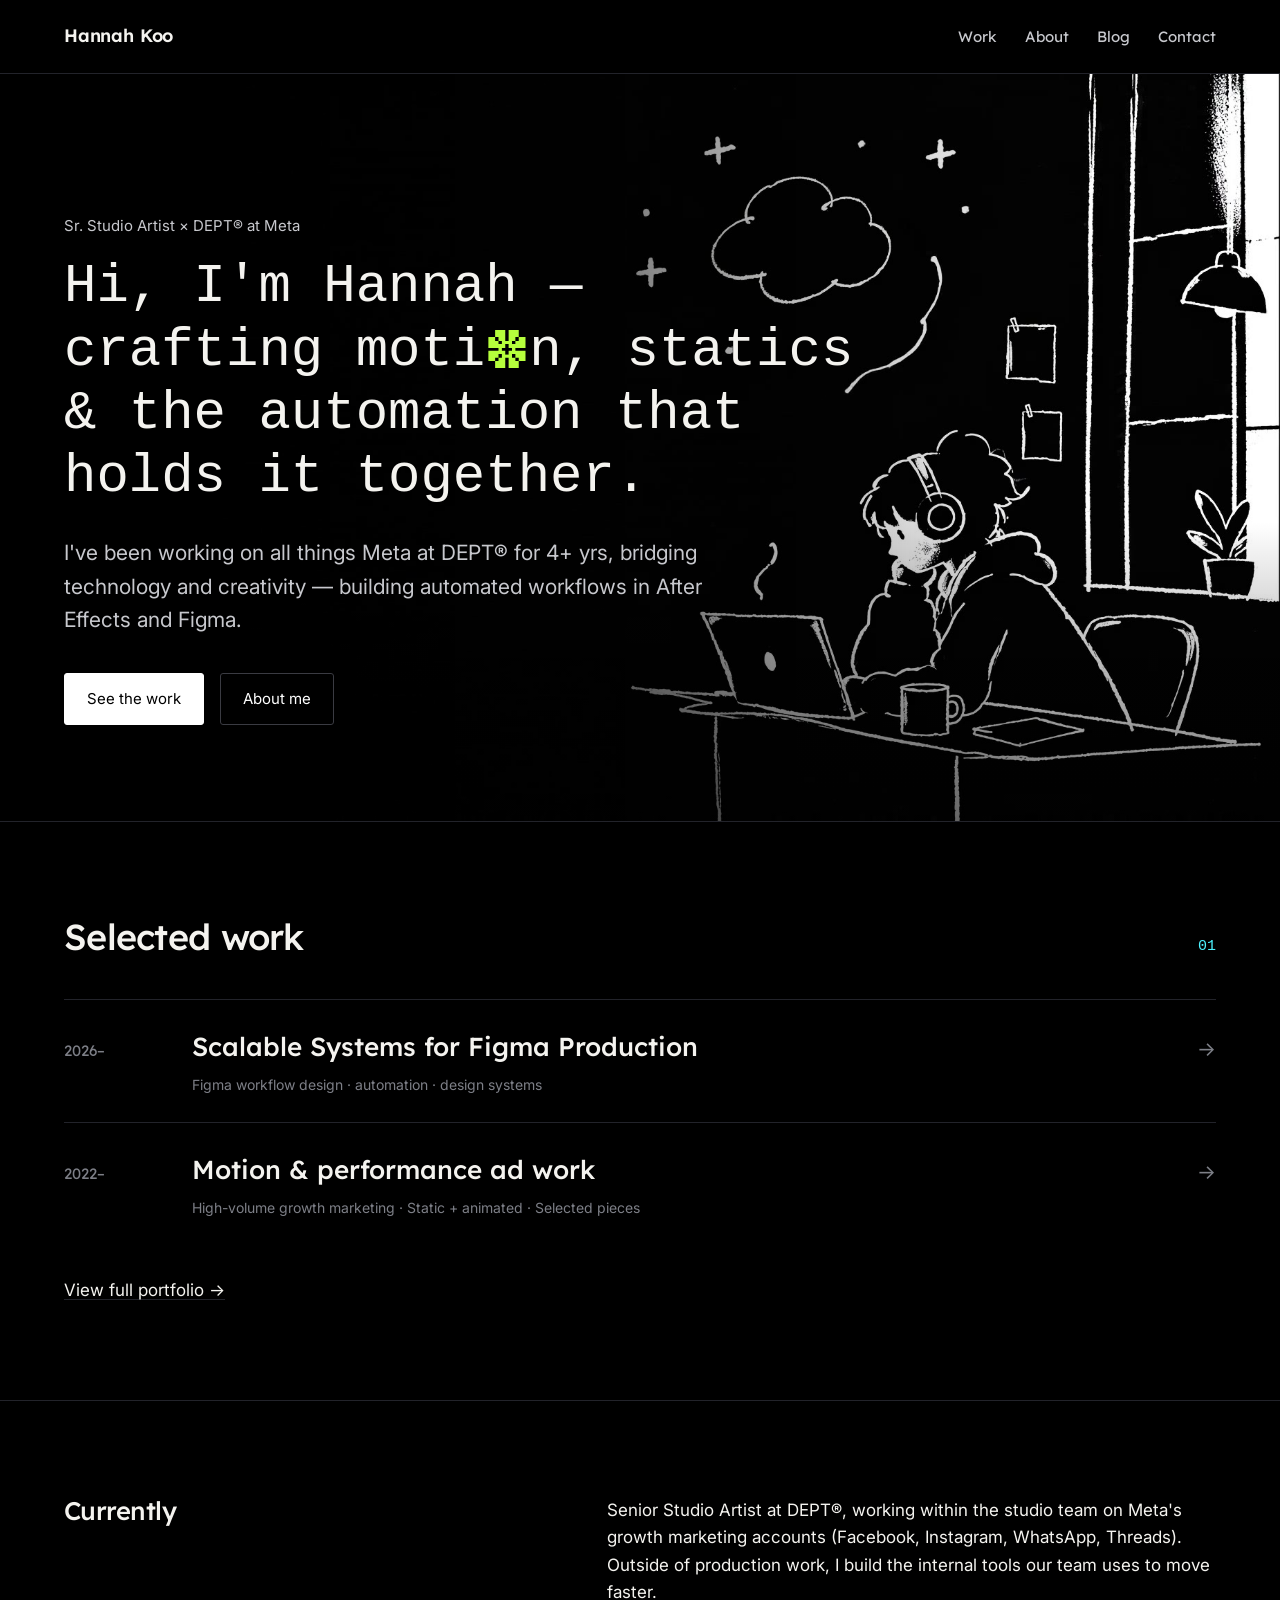
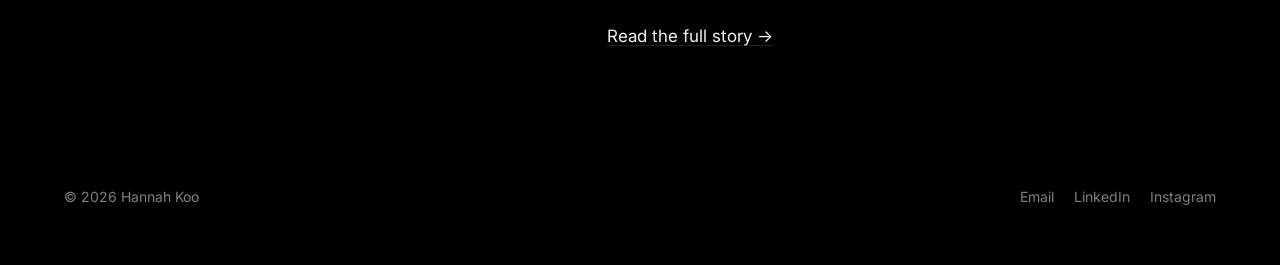
<file: index.html>
<!DOCTYPE html>
<html lang="en" class="force-dark">
<head>
<meta charset="UTF-8">
<meta name="viewport" content="width=device-width, initial-scale=1.0">
<title>Hannah Koo — Digital &amp; Motion Design</title>
<meta name="description" content="Hannah Koo is a UX and motion designer who builds the tools her team ends up depending on.">
<link rel="preconnect" href="https://fonts.googleapis.com">
<link rel="preconnect" href="https://fonts.gstatic.com" crossorigin>
<link href="https://fonts.googleapis.com/css2?family=Lexend+Deca:wght@500;600&family=Inter:wght@400;500;600&family=Geist+Pixel&family=Yarndings+12&display=swap" rel="stylesheet">
<link rel="stylesheet" href="css/style.css">
</head>
<body>

<nav class="site-nav">
  <a href="index.html" class="nav-mark">Hannah Koo</a>
  <button class="nav-toggle" aria-expanded="false">Menu</button>
  <ul class="nav-links">
    <li><a href="portfolio.html">Work</a></li>
    <li><a href="about.html">About</a></li>
    <li><a href="blog.html">Blog</a></li>
    <li><a href="contact.html">Contact</a></li>
  </ul>
</nav>

<header class="hero hero--video">
  <video class="hero-video" autoplay muted loop playsinline aria-hidden="true" poster="assets/hero-poster.jpg">
    <source src="assets/hero-bg.mp4" type="video/mp4">
  </video>
  <div class="hero-video-scrim"></div>
  <div class="hero-content">
    <div class="hero-eyebrow">Sr. Studio Artist × DEPT® at Meta</div>
    <h1 class="hero-headline">Hi, I'm Hannah —<br>
      crafting moti<span class="sym sym-2" aria-hidden="true">e</span>n, statics<br>
       & the automation that<br>
      holds it together.</h1>
    <p class="hero-lede">
 I've been working on all things Meta at DEPT® for 4+ yrs, 
      bridging technology and creativity
      — building automated workflows in After Effects and Figma.
    </p>
    <div class="hero-actions">
      <a href="portfolio.html" class="btn btn-primary">See the work</a>
      <a href="about.html" class="btn btn-ghost">About me</a>
    </div>
  </div>
</header>

<section id="featured">
  <div class="section-head">
    <h2>Selected work</h2>
    <span class="section-num">01</span>
  </div>

  <a href="portfolio.html#fluent" class="work-row">
    <span class="work-year">2026–</span>
    <span>
      <span class="work-title">Scalable Systems for Figma Production</span>
      <div class="work-tags">Figma workflow design · automation · design systems</div>
    </span>
    <span class="work-arrow">→</span>
  </a>

  <a href="portfolio.html#motion" class="work-row">
    <span class="work-year">2022–</span>
    <span>
    <span class="work-title">Motion &amp; performance ad work</span>
    <div class="work-tags">High-volume growth marketing · Static + animated · Selected pieces</div>
    </span>
    <span class="work-arrow">→</span>
  </a>

  <div style="margin-top: 32px;">
    <a href="portfolio.html" class="text-link">View full portfolio →</a>
  </div>
</section>

<section id="about-teaser">
  <div class="split">
    <h2>Currently</h2>
    <div>
      <p>
        Senior Studio Artist at DEPT®, working within the studio team on
        Meta's growth marketing accounts (Facebook, Instagram, WhatsApp,
        Threads). Outside of production work, I build the internal tools
        our team uses to move faster.
      </p>
      <a href="about.html" class="text-link">Read the full story →</a>
    </div>
  </div>
</section>

<footer class="site-footer">
  <span>© <span id="year"></span> Hannah Koo</span>
  <ul class="footer-links">
    <li><a href="mailto:koo.dsgn@gmail.com">Email</a></li>
    <li><a href="https://linkedin.com/in/hannahkoo" target="_blank" rel="noopener">LinkedIn</a></li>
    <li><a href="https://instagram.com/koo.dsgn" target="_blank" rel="noopener">Instagram</a></li>
  </ul>
</footer>

<script src="js/main.js"></script>
<script>document.getElementById('year').textContent = new Date().getFullYear();</script>
</body>
</html>
</file>
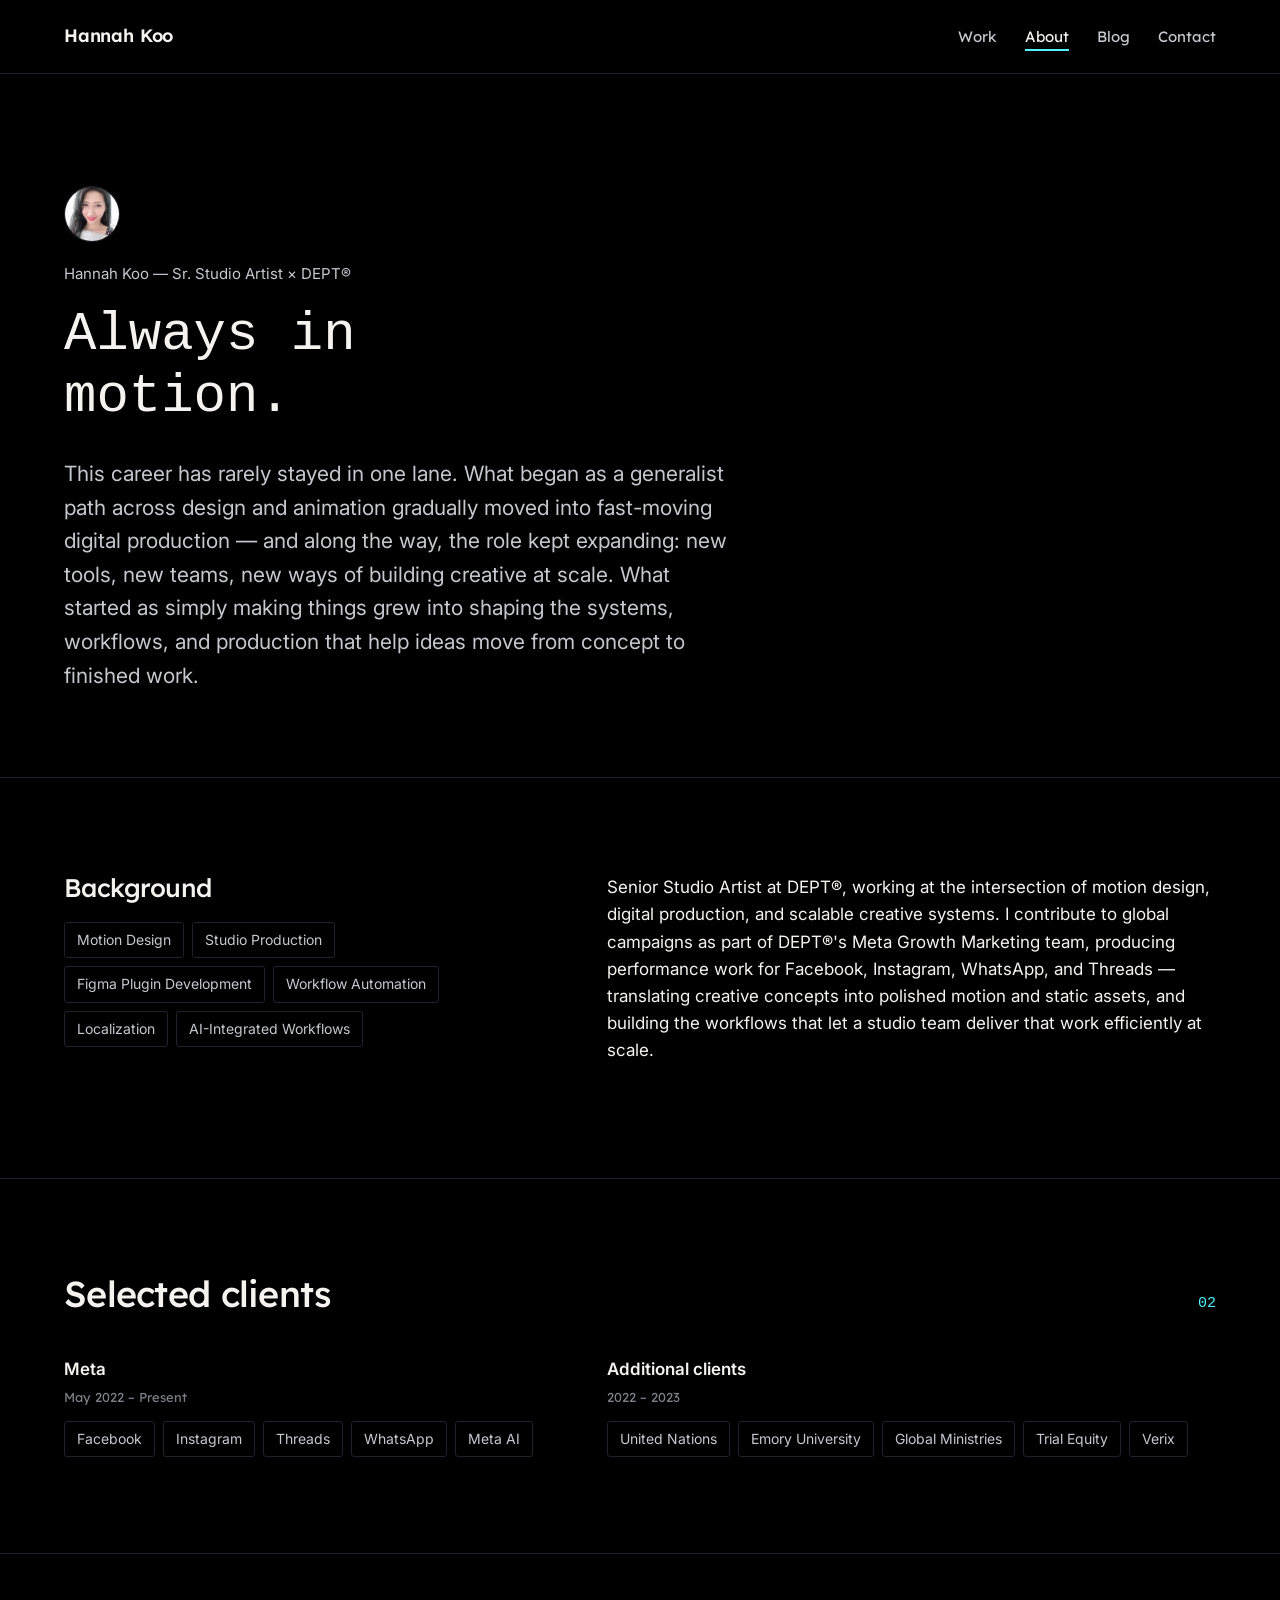
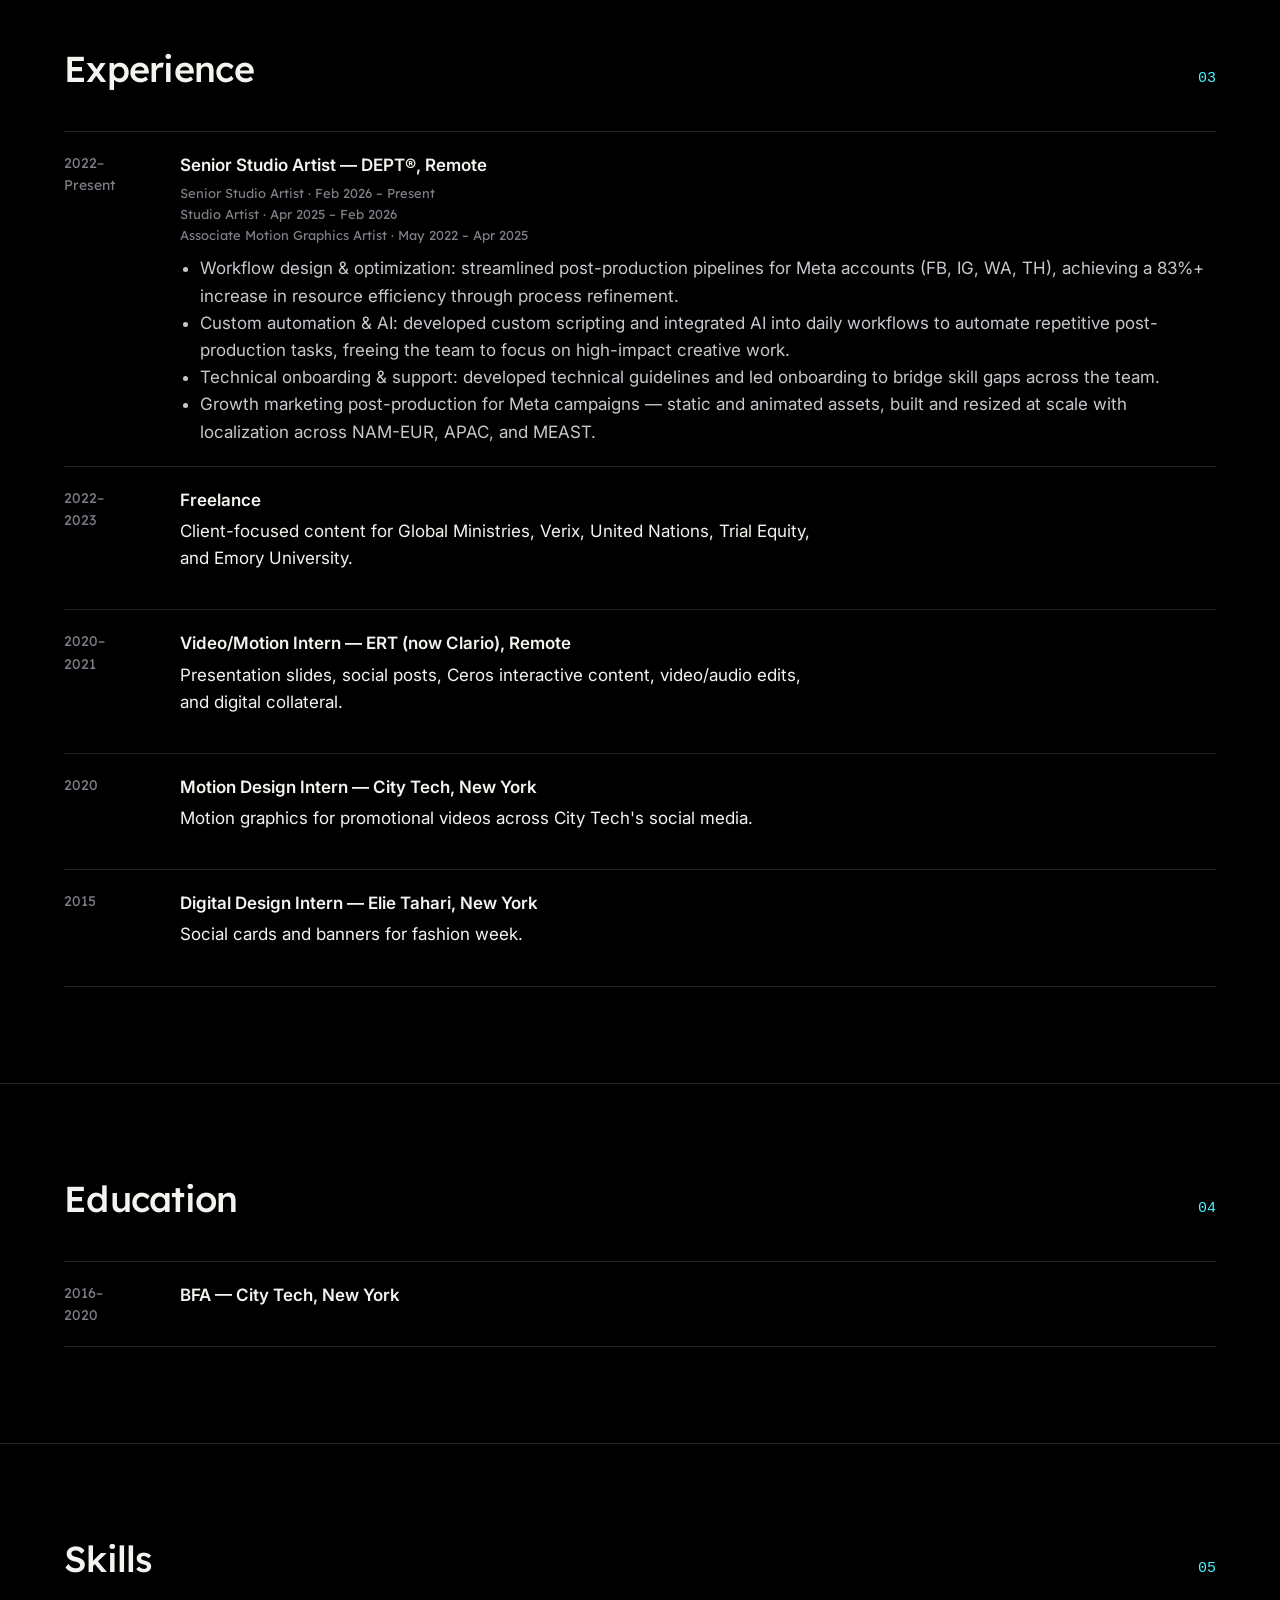
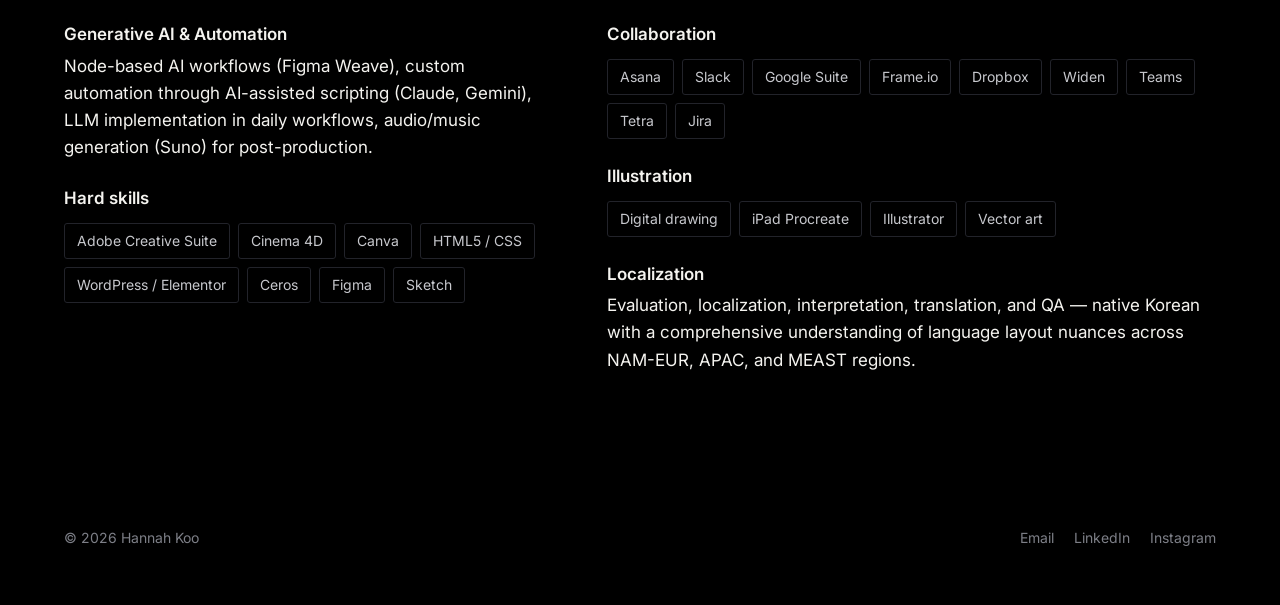
<file: about.html>
<!DOCTYPE html>
<html lang="en" class="force-dark">
<head>
<meta charset="UTF-8">
<meta name="viewport" content="width=device-width, initial-scale=1.0">
<title>About — Hannah Koo</title>
<link rel="preconnect" href="https://fonts.googleapis.com">
<link rel="preconnect" href="https://fonts.gstatic.com" crossorigin>
<link href="https://fonts.googleapis.com/css2?family=Lexend+Deca:wght@500;600&family=Inter:wght@400;500;600&family=Geist+Pixel&family=Yarndings+12&display=swap" rel="stylesheet">
<link rel="stylesheet" href="css/style.css">
</head>
<body>

<nav class="site-nav">
  <a href="index.html" class="nav-mark">Hannah Koo</a>
  <button class="nav-toggle" aria-expanded="false">Menu</button>
  <ul class="nav-links">
    <li><a href="portfolio.html">Work</a></li>
    <li><a href="about.html" aria-current="page">About</a></li>
    <li><a href="blog.html">Blog</a></li>
    <li><a href="contact.html">Contact</a></li>
  </ul>
</nav>

<header class="hero" style="padding: clamp(51px, 9.6vw, 112px) var(--gutter) 64px;">
   <img src="assets/profile.jpg" alt="Hannah Koo" class="avatar" onerror="this.style.display='none'"> <div class="hero-eyebrow">Hannah Koo — Sr. Studio Artist × DEPT®</div> 
  <h1>Always in motion.</h1>
   <!-- 프사 나중에 복구: 아래 한 줄 주석 해제 
  <h1 class="marquee" aria-label="Always in motion">
    <span class="marquee-track" aria-hidden="true">
      <span class="marquee-item">Always in motion. </span>
      <span class="marquee-item">Always in motion. </span>
      <span class="marquee-item">Always in motion. </span>
      <span class="marquee-item">Always in motion. </span></h1>
    </span>
    -->
  <p class="hero-lede">
    This career has rarely stayed in one lane. What began as a generalist
    path across design and animation gradually moved into fast-moving
    digital production — and along the way, the role kept expanding: new
    tools, new teams, new ways of building creative at scale. What started
    as simply making things grew into shaping the systems, workflows, and
    production that help ideas move from concept to finished work.
  </p>
</header>

<section>
  <div class="split">
    <div>
      <h2>Background</h2>
      <ul class="skill-list" style="margin-top: 20px;">
        <li>Motion Design</li>
        <li>Studio Production</li>
        <li>Figma Plugin Development</li>
        <li>Workflow Automation</li>
        <li>Localization</li>
        <li>AI-Integrated Workflows</li>
      </ul>
    </div>
    <div>
      <p>
        Senior Studio Artist at DEPT®, working at the intersection of motion
        design, digital production, and scalable creative systems. I
        contribute to global campaigns as part of DEPT®'s Meta Growth
        Marketing team, producing performance work for Facebook, Instagram,
        WhatsApp, and Threads — translating creative concepts into polished
        motion and static assets, and building the workflows that let a
        studio team deliver that work efficiently at scale.
      </p>
    </div>
  </div>
</section>

<section id="clients">
  <div class="section-head">
    <h2>Selected clients</h2>
    <span class="section-num">02</span>
  </div>
  <div class="split">
    <div>
      <div class="timeline-role">Meta</div>
      <p class="mono-note">May 2022 – Present</p>
      <ul class="skill-list" style="margin-top: 12px;">
        <li>Facebook</li>
        <li>Instagram</li>
        <li>Threads</li>
        <li>WhatsApp</li>
        <li>Meta AI</li>
      </ul>
    </div>
    <div>
      <div class="timeline-role">Additional clients</div>
      <p class="mono-note">2022 – 2023</p>
      <ul class="skill-list" style="margin-top: 12px;">
        <li>United Nations</li>
        <li>Emory University</li>
        <li>Global Ministries</li>
        <li>Trial Equity</li>
        <li>Verix</li>
      </ul>
    </div>
  </div>
</section>

<section id="experience">
  <div class="section-head">
    <h2>Experience</h2>
    <span class="section-num">03</span>
  </div>

  <div class="timeline-item">
    <span class="timeline-date">2022–<br>Present</span>
    <div>
      <div class="timeline-role">Senior Studio Artist — DEPT®, Remote</div>
      <p class="mono-note" style="margin-bottom: 10px;">
        Senior Studio Artist · Feb 2026 – Present<br>
        Studio Artist · Apr 2025 – Feb 2026<br>
        Associate Motion Graphics Artist · May 2022 – Apr 2025
      </p>
      <ul style="margin: 0; padding-left: 20px; color: var(--ink-soft);">
        <li>Workflow design &amp; optimization: streamlined post-production pipelines for Meta accounts (FB, IG, WA, TH), achieving a 83%+ increase in resource efficiency through process refinement.</li>
        <li>Custom automation &amp; AI: developed custom scripting and integrated AI into daily workflows to automate repetitive post-production tasks, freeing the team to focus on high-impact creative work.</li>
        <li>Technical onboarding &amp; support: developed technical guidelines and led onboarding to bridge skill gaps across the team.</li>
        <li>Growth marketing post-production for Meta campaigns — static and animated assets, built and resized at scale with localization across NAM-EUR, APAC, and MEAST.</li>
      </ul>
    </div>
  </div>

  <div class="timeline-item">
    <span class="timeline-date">2022–<br>2023</span>
    <div>
      <div class="timeline-role">Freelance</div>
      <p>Client-focused content for Global Ministries, Verix, United Nations, Trial Equity, and Emory University.</p>
    </div>
  </div>

  <div class="timeline-item">
    <span class="timeline-date">2020–<br>2021</span>
    <div>
      <div class="timeline-role">Video/Motion Intern — ERT (now Clario), Remote</div>
      <p>Presentation slides, social posts, Ceros interactive content, video/audio edits, and digital collateral.</p>
    </div>
  </div>

  <div class="timeline-item">
    <span class="timeline-date">2020</span>
    <div>
      <div class="timeline-role">Motion Design Intern — City Tech, New York</div>
      <p>Motion graphics for promotional videos across City Tech's social media.</p>
    </div>
  </div>

  <div class="timeline-item">
    <span class="timeline-date">2015</span>
    <div>
      <div class="timeline-role">Digital Design Intern — Elie Tahari, New York</div>
      <p>Social cards and banners for fashion week.</p>
    </div>
  </div>
</section>

<section id="education">
  <div class="section-head">
    <h2>Education</h2>
    <span class="section-num">04</span>
  </div>
  <div class="timeline-item" style="border-bottom: 1px solid var(--line);">
    <span class="timeline-date">2016–<br>2020</span>
    <div>
      <div class="timeline-role">BFA — City Tech, New York</div>
    </div>
  </div>
</section>

<section id="skills">
  <div class="section-head">
    <h2>Skills</h2>
    <span class="section-num">05</span>
  </div>
  <div class="split">
    <div>
      <div class="timeline-role">Generative AI &amp; Automation</div>
      <p>Node-based AI workflows (Figma Weave), custom automation through AI-assisted scripting (Claude, Gemini), LLM implementation in daily workflows, audio/music generation (Suno) for post-production.</p>

      <div class="timeline-role" style="margin-top: 24px;">Hard skills</div>
      <ul class="skill-list" style="margin-top: 10px;">
        <li>Adobe Creative Suite</li><li>Cinema 4D</li><li>Canva</li>
        <li>HTML5 / CSS</li><li>WordPress / Elementor</li><li>Ceros</li>
        <li>Figma</li><li>Sketch</li>
      </ul>
    </div>
    <div>
      <div class="timeline-role">Collaboration</div>
      <ul class="skill-list" style="margin-top: 10px;">
        <li>Asana</li><li>Slack</li><li>Google Suite</li><li>Frame.io</li>
        <li>Dropbox</li><li>Widen</li><li>Teams</li><li>Tetra</li><li>Jira</li>
      </ul>

      <div class="timeline-role" style="margin-top: 24px;">Illustration</div>
      <ul class="skill-list" style="margin-top: 10px;">
        <li>Digital drawing</li><li>iPad Procreate</li><li>Illustrator</li><li>Vector art</li>
      </ul>

      <div class="timeline-role" style="margin-top: 24px;">Localization</div>
      <p>Evaluation, localization, interpretation, translation, and QA — native Korean with a comprehensive understanding of language layout nuances across NAM-EUR, APAC, and MEAST regions.</p>
    </div>
  </div>
</section>

<footer class="site-footer">
  <span>© <span id="year"></span> Hannah Koo</span>
  <ul class="footer-links">
    <li><a href="mailto:koo.dsgn@gmail.com">Email</a></li>
    <li><a href="https://linkedin.com/in/hannahkoo" target="_blank" rel="noopener">LinkedIn</a></li>
    <li><a href="https://instagram.com/koo.dsgn" target="_blank" rel="noopener">Instagram</a></li>
  </ul>
</footer>

<script src="js/main.js"></script>
<script>document.getElementById('year').textContent = new Date().getFullYear();</script>
</body>
</html>
</file>
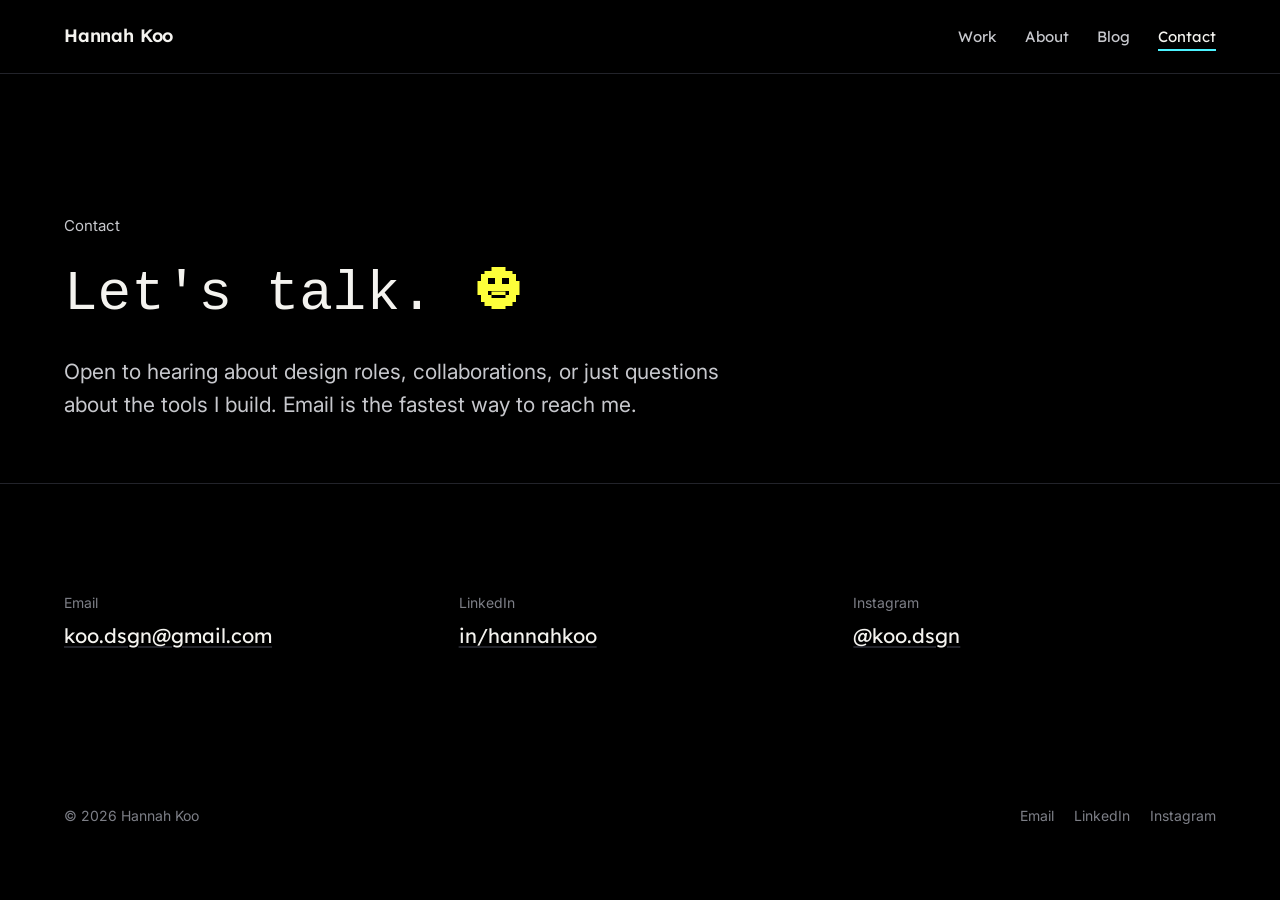
<file: contact.html>
<!DOCTYPE html>
<html lang="en" class="force-dark">
<head>
<meta charset="UTF-8">
<meta name="viewport" content="width=device-width, initial-scale=1.0">
<title>Contact — Hannah Koo</title>
<link rel="preconnect" href="https://fonts.googleapis.com">
<link rel="preconnect" href="https://fonts.gstatic.com" crossorigin>
<link href="https://fonts.googleapis.com/css2?family=Lexend+Deca:wght@500;600&family=Inter:wght@400;500;600&family=Geist+Pixel&family=Yarndings+12&display=swap" rel="stylesheet">
<link rel="stylesheet" href="css/style.css">
</head>
<body>

<nav class="site-nav">
  <a href="index.html" class="nav-mark">Hannah Koo</a>
  <button class="nav-toggle" aria-expanded="false">Menu</button>
  <ul class="nav-links">
    <li><a href="portfolio.html">Work</a></li>
    <li><a href="about.html">About</a></li>
    <li><a href="blog.html">Blog</a></li>
    <li><a href="contact.html" aria-current="page">Contact</a></li>
  </ul>
</nav>

<header class="hero" style="padding-bottom: 40px;">
  <div class="hero-eyebrow">Contact</div>
  <h1 style="font-size: clamp(34px, 5vw, 56px);">Let's talk. <span class="sym-smiley" aria-hidden="true">u</span></h1>
  <p class="hero-lede">
    Open to hearing about design roles, collaborations, or just questions
    about the tools I build. Email is the fastest way to reach me.
  </p>
</header>

<section>
  <dl class="contact-grid">
    <div class="contact-item">
      <dt>Email</dt>
      <dd><a href="mailto:koo.dsgn@gmail.com" class="text-link">koo.dsgn@gmail.com</a></dd>
    </div>
    <div class="contact-item">
      <dt>LinkedIn</dt>
      <dd><a href="https://linkedin.com/in/hannahkoo" class="text-link" target="_blank" rel="noopener">in/hannahkoo</a></dd>
    </div>
    <div class="contact-item">
      <dt>Instagram</dt>
      <dd><a href="https://instagram.com/koo.dsgn" class="text-link" target="_blank" rel="noopener">@koo.dsgn</a></dd>
    </div>
  </dl>
</section>

<footer class="site-footer">
  <span>© <span id="year"></span> Hannah Koo</span>
  <ul class="footer-links">
    <li><a href="mailto:koo.dsgn@gmail.com">Email</a></li>
    <li><a href="https://linkedin.com/in/hannahkoo" target="_blank" rel="noopener">LinkedIn</a></li>
    <li><a href="https://instagram.com/koo.dsgn" target="_blank" rel="noopener">Instagram</a></li>
  </ul>
</footer>

<script src="js/main.js"></script>
<script>document.getElementById('year').textContent = new Date().getFullYear();</script>
</body>
</html>
</file>
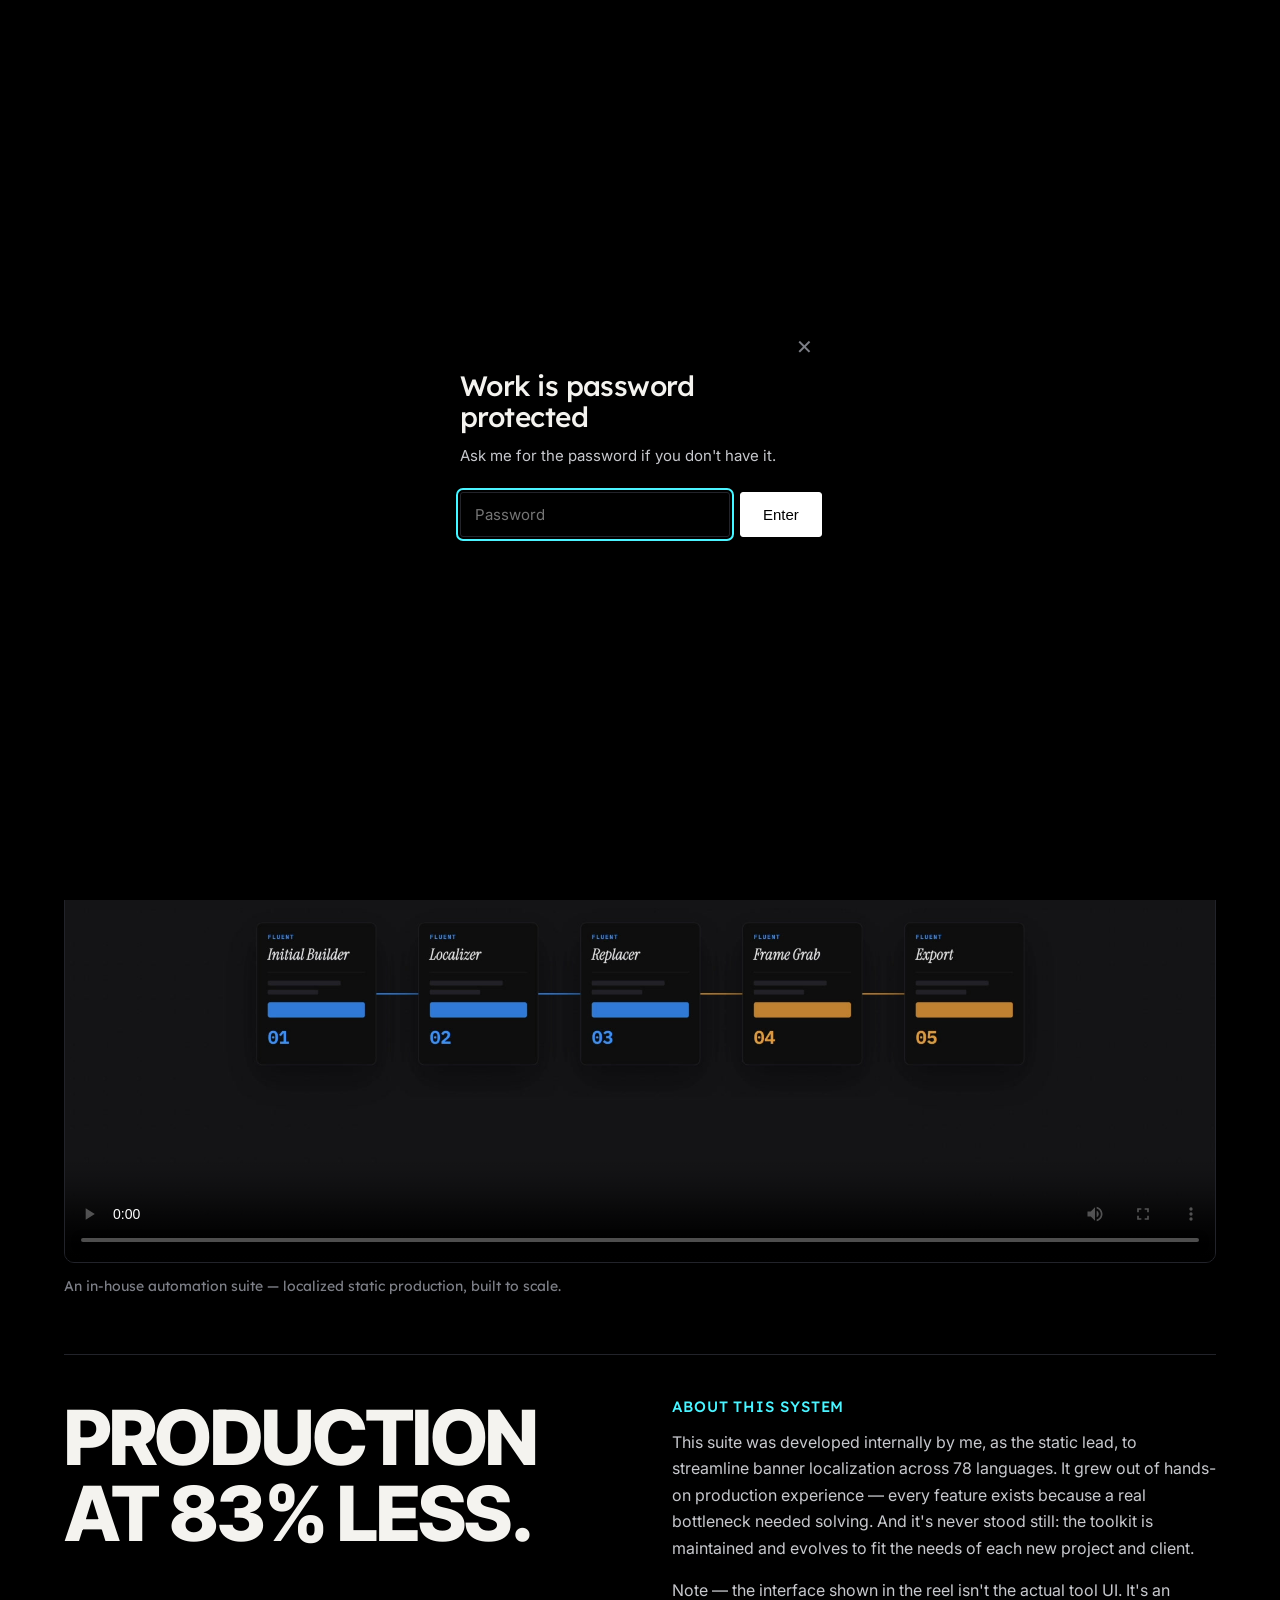
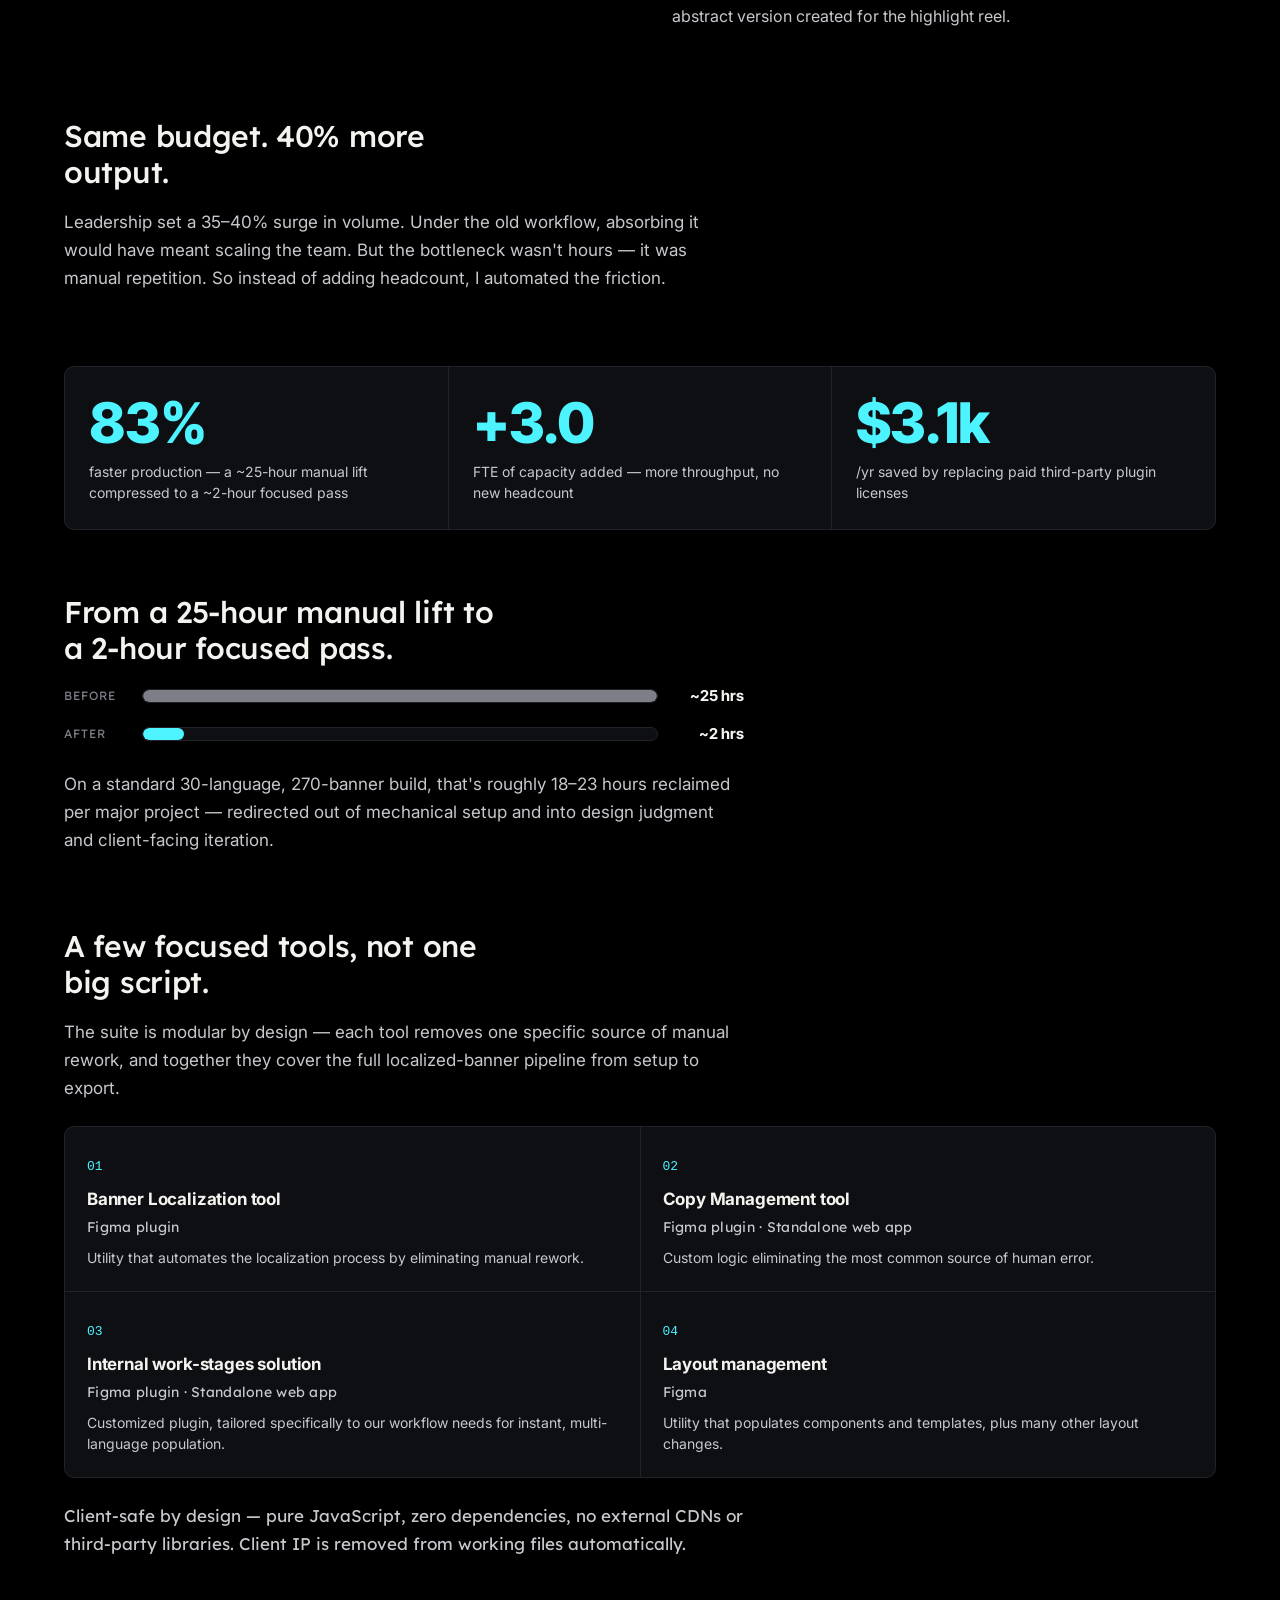
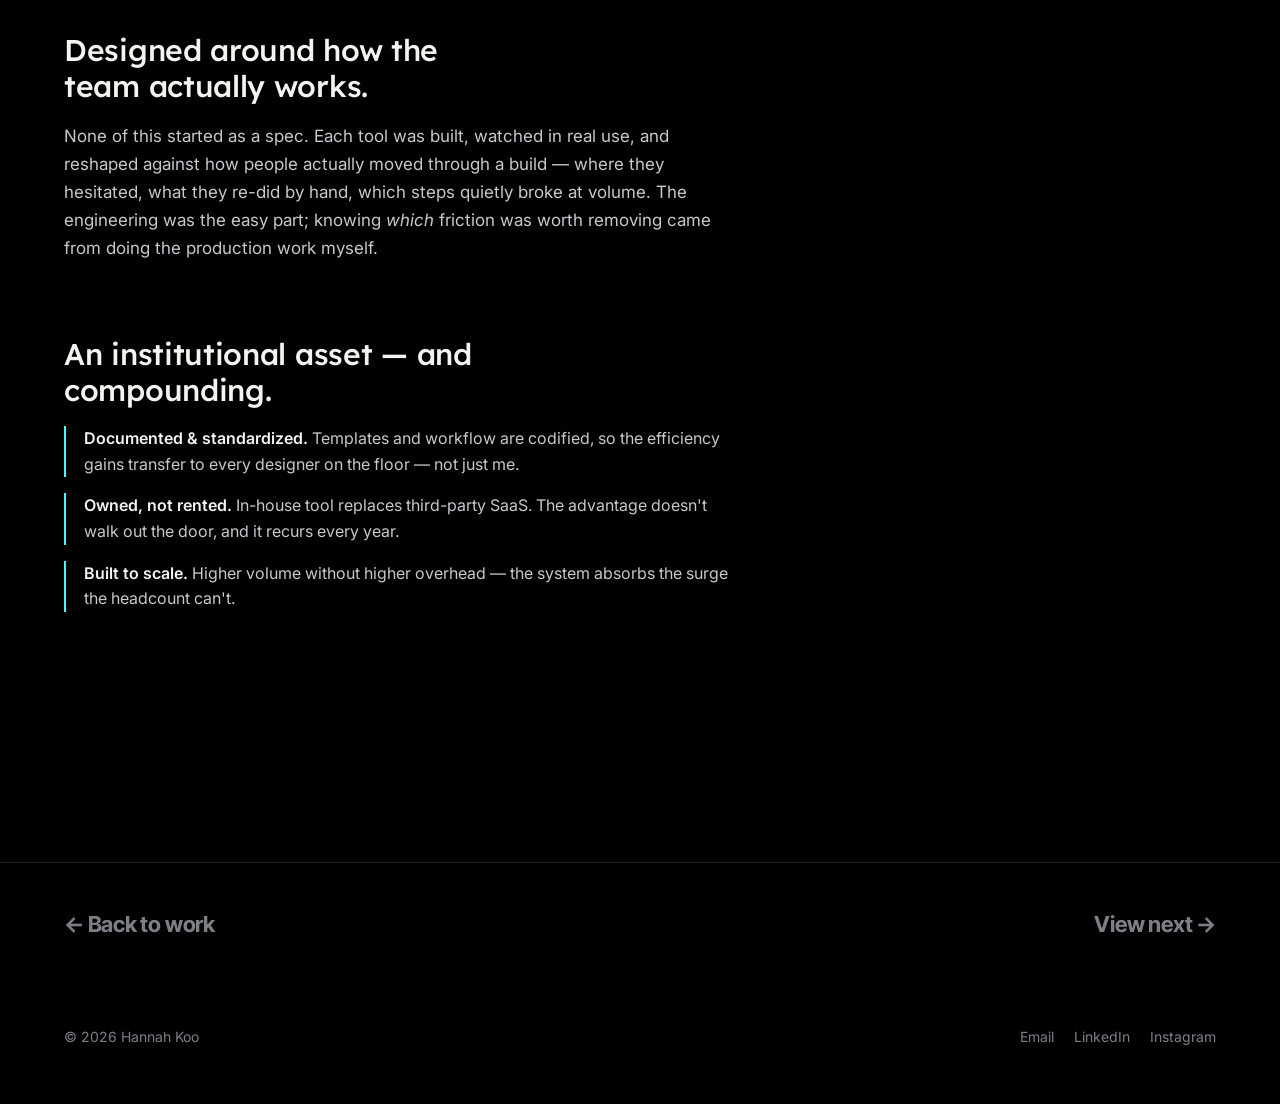
<file: portfolio-system.html>
<!DOCTYPE html>
<html lang="en" class="force-dark">
<head>
<meta charset="UTF-8">
<meta name="viewport" content="width=device-width, initial-scale=1.0">
<title>Scalable Systems for Figma Production — Hannah Koo</title>
<link rel="preconnect" href="https://fonts.googleapis.com">
<link rel="preconnect" href="https://fonts.gstatic.com" crossorigin>
<link href="https://fonts.googleapis.com/css2?family=Lexend+Deca:wght@500;600;700;800&family=Inter:wght@400;500;600&family=Inter+Tight:wght@700;800&family=Geist+Pixel&display=swap" rel="stylesheet">
<link rel="stylesheet" href="css/style.css">
</head>
<body class="has-lock">

<div class="lock-screen">
  <div class="lock-box">
    <button type="button" class="lock-close" id="lock-close" aria-label="Close">✕</button>
    <h1>Work is password protected</h1>
    <p>Ask me for the password if you don't have it.</p>
    <form id="lock-form" class="lock-form">
      <input type="password" id="lock-input" placeholder="Password" autocomplete="off" autofocus>
      <button type="submit" class="btn btn-primary">Enter</button>
    </form>
    <div id="lock-error" class="lock-error"></div>
  </div>
</div>

<nav class="site-nav">
  <a href="index.html" class="nav-mark">Hannah Koo</a>
  <button class="nav-toggle" aria-expanded="false">Menu</button>
  <ul class="nav-links">
    <li><a href="portfolio.html" aria-current="page">Work</a></li>
    <li><a href="about.html">About</a></li>
    <li><a href="blog.html">Blog</a></li>
    <li><a href="contact.html">Contact</a></li>
  </ul>
</nav>

<header class="pcase-head">
  <div class="pcase-kicker"><a href="portfolio.html" class="back-link">← Work</a></div>
  <h1 class="pcase-title">Scalable Systems for Figma Production</h1>
  <p class="case-dek">Localization-ready automation, built to let a team — and its AI workflows — ship on-brand work fast.</p>
  <p class="mono-note">Role — Design &amp; development · Built in-house · 2024–ongoing</p>
</header>

<section class="case">
  <figure class="media-wide">
    <video controls playsinline preload="metadata" poster="assets/fluent-reel-poster.jpg" aria-label="Figma automation suite — localized banner highlight reel">
      <source src="assets/fluent-reel.mp4" type="video/mp4">
    </video>
    <figcaption>An in-house automation suite — localized static production, built to scale.</figcaption>
  </figure>

  <!-- HEADLINE + ABOUT -->
  <div class="case-header">
    <h2 class="case-headline">Production<br>at 83% less.</h2>
    <div class="about-system">
      <h3>About This System</h3>
      <p>This suite was developed internally by me, as the static lead, to streamline banner localization across 78 languages. It grew out of hands-on production experience — every feature exists because a real bottleneck needed solving. And it's never stood still: the toolkit is maintained and evolves to fit the needs of each new project and client.</p>
      <p>Note — the interface shown in the reel isn't the actual tool UI. It's an abstract version created for the highlight reel.</p>
    </div>
  </div>

  <!-- MISSION -->
  <div class="case-block">
    <h3>Same budget. 40% more output.</h3>
    <p>Leadership set a 35–40% surge in volume. Under the old workflow, absorbing it would have meant scaling the team. But the bottleneck wasn't hours — it was manual repetition. So instead of adding headcount, I automated the friction.</p>
  </div>

  <!-- IMPACT STATS -->
  <ul class="stat-row">
    <li>
      <span class="stat-num">83%</span>
      <span class="stat-label">faster production — a ~25-hour manual lift compressed to a ~2-hour focused pass</span>
    </li>
    <li>
      <span class="stat-num">+3.0</span>
      <span class="stat-label">FTE of capacity added — more throughput, no new headcount</span>
    </li>
    <li>
      <span class="stat-num">$3.1k</span>
      <span class="stat-label">/yr saved by replacing paid third-party plugin licenses</span>
    </li>
  </ul>

  <!-- BEFORE / AFTER -->
  <div class="case-block">
    <h3>From a 25-hour manual lift to a 2-hour focused pass.</h3>
    <div class="ba">
      <div class="ba-item">
        <span class="ba-tag">Before</span>
        <div class="ba-bar"><span class="ba-fill ba-fill--before"></span></div>
        <span class="ba-val">~25 hrs</span>
      </div>
      <div class="ba-item">
        <span class="ba-tag">After</span>
        <div class="ba-bar"><span class="ba-fill ba-fill--after"></span></div>
        <span class="ba-val">~2 hrs</span>
      </div>
    </div>
    <p>On a standard 30-language, 270-banner build, that's roughly 18–23 hours reclaimed per major project — redirected out of mechanical setup and into design judgment and client-facing iteration.</p>
  </div>

  <!-- SOLUTION / MODULES -->
  <div class="case-block">
    <h3>A few focused tools, not one big script.</h3>
    <p>The suite is modular by design — each tool removes one specific source of manual rework, and together they cover the full localized-banner pipeline from setup to export.</p>
    <ul class="modules">
      <li>
        <span class="mod-num">01</span>
        <h4>Banner Localization tool</h4>
        <p class="mod-type">Figma plugin</p>
        <p>Utility that automates the localization process by eliminating manual rework.</p>
      </li>
      <li>
        <span class="mod-num">02</span>
        <h4>Copy Management tool</h4>
        <p class="mod-type">Figma plugin · Standalone web app</p>
        <p>Custom logic eliminating the most common source of human error.</p>
      </li>
      <li>
        <span class="mod-num">03</span>
        <h4>Internal work-stages solution</h4>
        <p class="mod-type">Figma plugin · Standalone web app</p>
        <p>Customized plugin, tailored specifically to our workflow needs for instant, multi-language population.</p>
      </li>
      <li>
        <span class="mod-num">04</span>
        <h4>Layout management</h4>
        <p class="mod-type">Figma</p>
        <p>Utility that populates components and templates, plus many other layout changes.</p>
      </li>
    </ul>
    <p class="mono-note">Client-safe by design — pure JavaScript, zero dependencies, no external CDNs or third-party libraries. Client IP is removed from working files automatically.</p>
  </div>

  <!-- DESIGN-JUDGMENT SIGNAL -->
  <div class="case-block">
    <h3>Designed around how the team actually works.</h3>
    <p>None of this started as a spec. Each tool was built, watched in real use, and reshaped against how people actually moved through a build — where they hesitated, what they re-did by hand, which steps quietly broke at volume. The engineering was the easy part; knowing <em>which</em> friction was worth removing came from doing the production work myself.</p>
  </div>

  <!-- COMPOUNDING -->
  <div class="case-block">
    <h3>An institutional asset — and compounding.</h3>
    <ul class="why">
      <li><strong>Documented &amp; standardized.</strong> Templates and workflow are codified, so the efficiency gains transfer to every designer on the floor — not just me.</li>
      <li><strong>Owned, not rented.</strong> In-house tool replaces third-party SaaS. The advantage doesn't walk out the door, and it recurs every year.</li>
      <li><strong>Built to scale.</strong> Higher volume without higher overhead — the system absorbs the surge the headcount can't.</li>
    </ul>
  </div>

</section>

<nav class="page-nav">
  <a href="portfolio.html" class="page-nav-back">← Back to work</a>
  <a href="work-fb.html" class="page-nav-next">View next →</a>
</nav>

<footer class="site-footer">
  <span>© <span id="year"></span> Hannah Koo</span>
  <ul class="footer-links">
    <li><a href="mailto:koo.dsgn@gmail.com">Email</a></li>
    <li><a href="https://linkedin.com/in/hannahkoo" target="_blank" rel="noopener">LinkedIn</a></li>
    <li><a href="https://instagram.com/koo.dsgn" target="_blank" rel="noopener">Instagram</a></li>
  </ul>
</footer>

<script src="js/main.js"></script>
<script src="js/lock.js"></script>
<script>document.getElementById('year').textContent = new Date().getFullYear();</script>
</body>
</html>
</file>
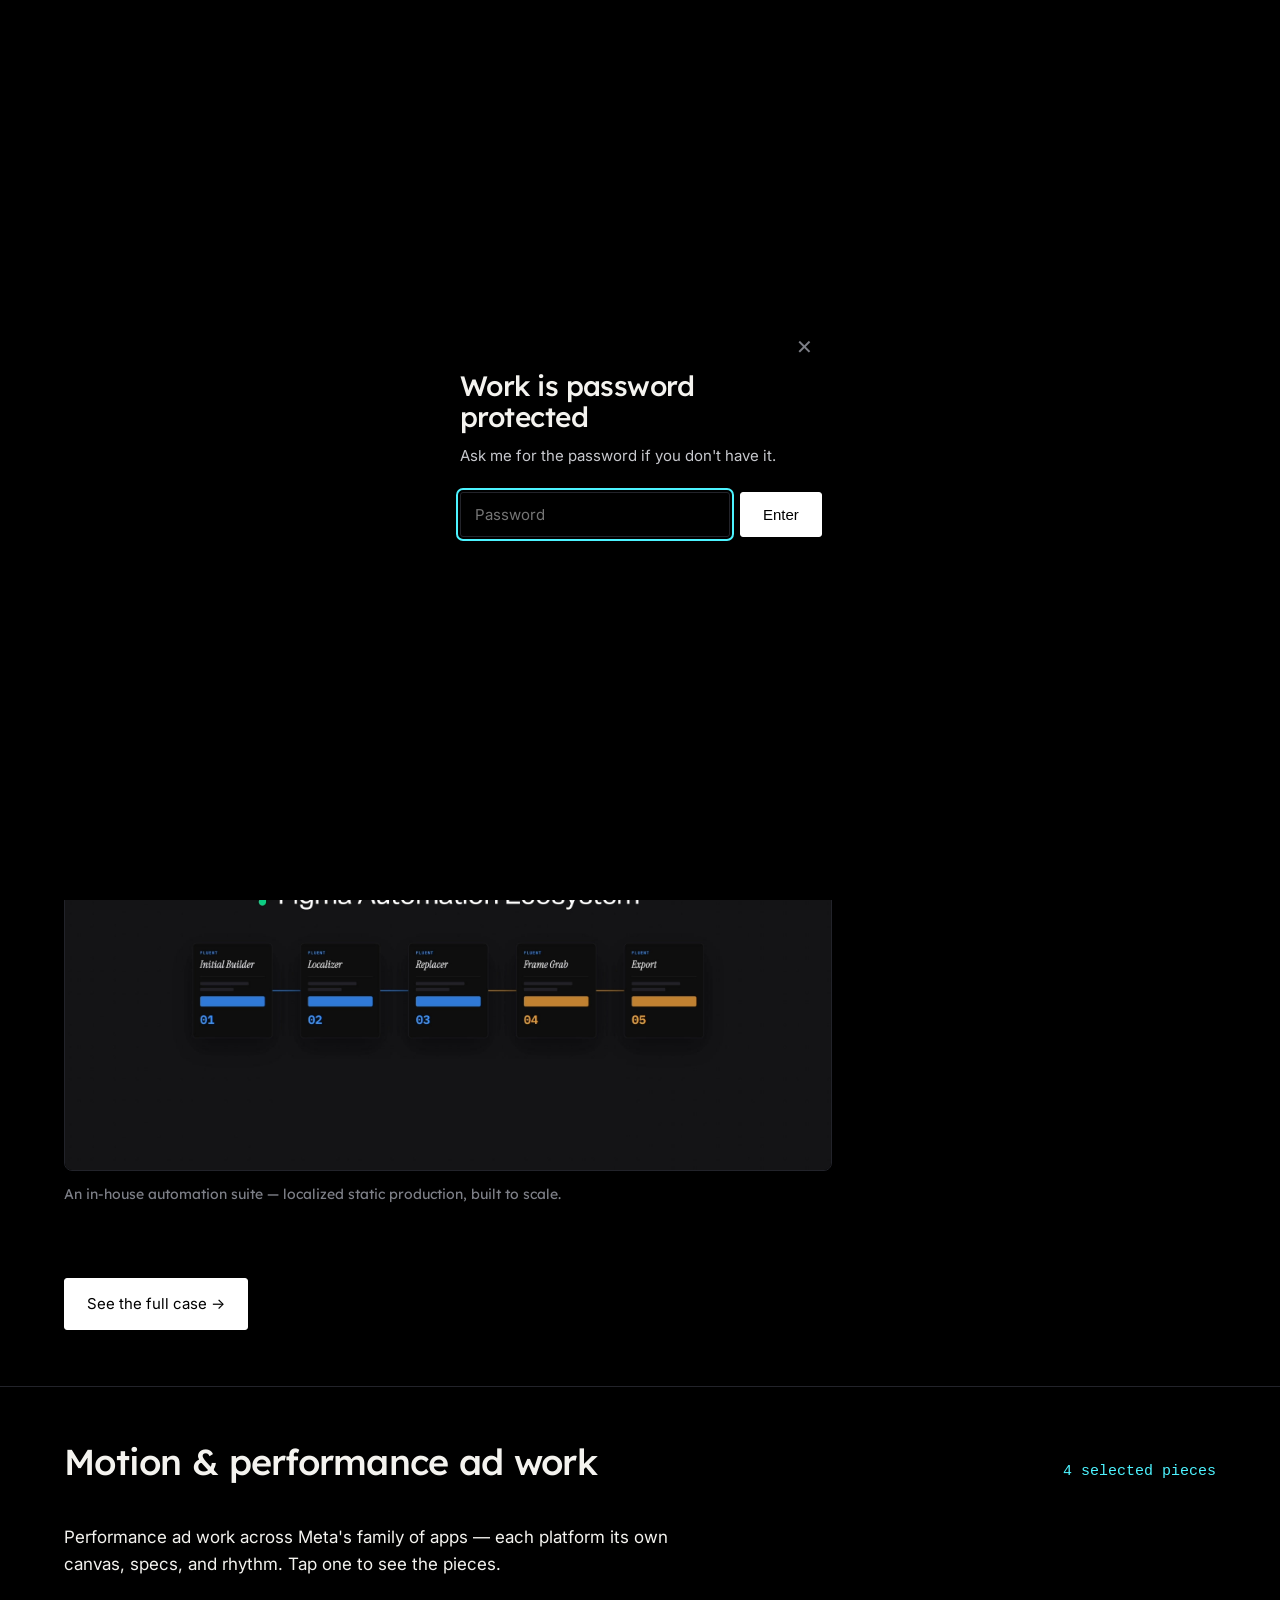
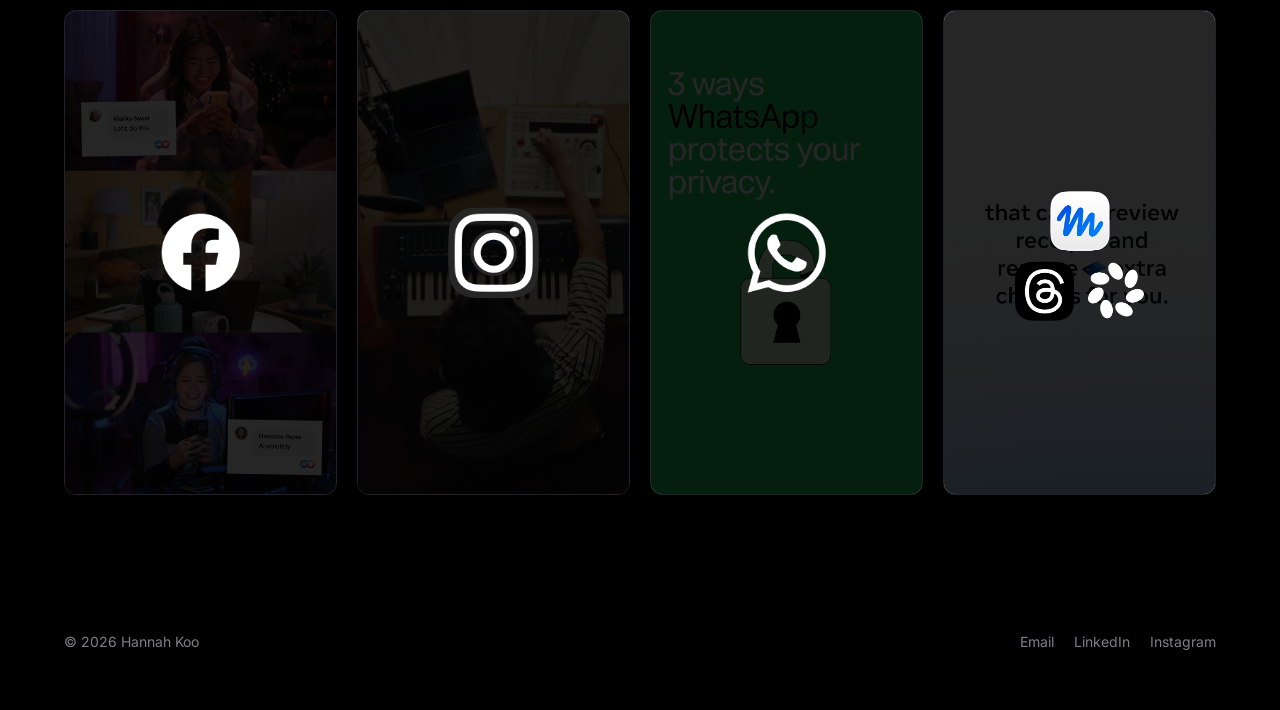
<file: portfolio.html>
<!DOCTYPE html>
<html lang="en" class="force-dark">
<head>
<meta charset="UTF-8">
<meta name="viewport" content="width=device-width, initial-scale=1.0">
<title>Work — Hannah Koo</title>
<link rel="preconnect" href="https://fonts.googleapis.com">
<link rel="preconnect" href="https://fonts.gstatic.com" crossorigin>
<link href="https://fonts.googleapis.com/css2?family=Lexend+Deca:wght@500;600&family=Inter:wght@400;500;600&family=Geist+Pixel&display=swap" rel="stylesheet">
<link rel="stylesheet" href="css/style.css">
</head>
<body class="has-lock">

<div class="lock-screen">
  <div class="lock-box">
    <button type="button" class="lock-close" id="lock-close" aria-label="Close">✕</button>
    <h1>Work is password protected</h1>
    <p>Ask me for the password if you don't have it.</p>
    <form id="lock-form" class="lock-form">
      <input type="password" id="lock-input" placeholder="Password" autocomplete="off" autofocus>
      <button type="submit" class="btn btn-primary">Enter</button>
    </form>
    <div id="lock-error" class="lock-error"></div>
  </div>
</div>

<nav class="site-nav">
  <a href="index.html" class="nav-mark">Hannah Koo</a>
  <button class="nav-toggle" aria-expanded="false">Menu</button>
  <ul class="nav-links">
    <li><a href="portfolio.html" aria-current="page">Work</a></li>
    <li><a href="about.html">About</a></li>
    <li><a href="blog.html">Blog</a></li>
    <li><a href="contact.html">Contact</a></li>
  </ul>
</nav>

<header class="hero" style="padding-bottom: 40px;">
  <div class="hero-eyebrow">Work</div>
  <h1 style="font-size: clamp(34px, 5vw, 56px);">Selected projects</h1>
</header>

<section id="fluent" class="case case--teaser">
  <div class="section-head">
    <h2>Scalable Systems for Figma Production</h2>
    <span class="section-num">01</span>
  </div>
  <p class="case-dek">Localization-ready automation, built to let a team — and its AI workflows — ship on-brand work fast.</p>
  <p class="mono-note">Role — Design &amp; development · Built in-house · 2026–ongoing</p>

  <figure class="reel reel--sm">
    <a href="portfolio-system.html" class="reel-link" aria-label="See the full case study">
      <video autoplay muted loop playsinline poster="assets/fluent-reel-poster.jpg" aria-label="Figma automation suite — localized banner highlight reel">
        <source src="assets//fluent-reel.mp4" type="video/mp4">
      </video>
    </a>
    <figcaption>An in-house automation suite — localized static production, built to scale.</figcaption>
  </figure>

  <a href="portfolio-system.html" class="btn btn-primary case-more">See the full case →</a>
</section>

<section id="motion">
  <div class="section-head">
    <h2>Motion &amp; performance ad work</h2>
    <span class="section-num">4 selected pieces</span>
  </div>
  <p style="max-width: var(--measure); margin-bottom: 32px;">
    Performance ad work across Meta's family of apps — each platform its own
    canvas, specs, and rhythm. Tap one to see the pieces.
  </p>

  <div class="platform-grid">
    <a class="platform-tile" href="work-fb.html" aria-label="Facebook work">
      <video class="tile-video" autoplay muted loop playsinline poster="assets/fb-motion1.png">
        <source src="https://github.com/hannahkoo/hannahkoo.github.io/releases/download/assets-v1/fb-motion1.mp4" type="video/mp4">
      </video>
      <span class="tile-overlay"></span>
      <img class="tile-logo" src="assets/fb-logo.png" alt="Facebook">
    </a>
    <a class="platform-tile" href="work-ig.html" aria-label="Instagram work">
      <video class="tile-video" autoplay muted loop playsinline poster="assets/ig-motion1.png">
        <source src="https://github.com/hannahkoo/hannahkoo.github.io/releases/download/assets-v1/ig-motion1.mp4" type="video/mp4">
      </video>
      <span class="tile-overlay"></span>
      <img class="tile-logo" src="assets/ig-logo.png" alt="Instagram">
    </a>
    <a class="platform-tile" href="work-wa.html" aria-label="WhatsApp work">
      <video class="tile-video" autoplay muted loop playsinline poster="assets/wa-motion1.png">
        <source src="assets/wa-motion1.mp4" type="video/mp4">
      </video>
      <span class="tile-overlay"></span>
      <img class="tile-logo" src="assets/wa-logo.png" alt="WhatsApp">
    </a>
    <a class="platform-tile platform-tile--etc" href="work-etc.html" aria-label="Threads, Messenger and more">
      <video class="tile-video" autoplay muted loop playsinline poster="assets/etc-motion1.png">
        <source src="assets/etc-motion1.mp4" type="video/mp4">
      </video>
      <span class="tile-overlay"></span>
      <img class="tile-logo" src="assets/etc-logo.png" alt="Threads, Messenger and more">
    </a>
  </div>
</section>

<footer class="site-footer">
  <span>© <span id="year"></span> Hannah Koo</span>
  <ul class="footer-links">
    <li><a href="mailto:koo.dsgn@gmail.com">Email</a></li>
    <li><a href="https://linkedin.com/in/hannahkoo" target="_blank" rel="noopener">LinkedIn</a></li>
    <li><a href="https://instagram.com/koo.dsgn" target="_blank" rel="noopener">Instagram</a></li>
  </ul>
</footer>

<script src="js/main.js"></script>
<script src="js/lock.js"></script>
<script>document.getElementById('year').textContent = new Date().getFullYear();</script>
</body>
</html>
</file>
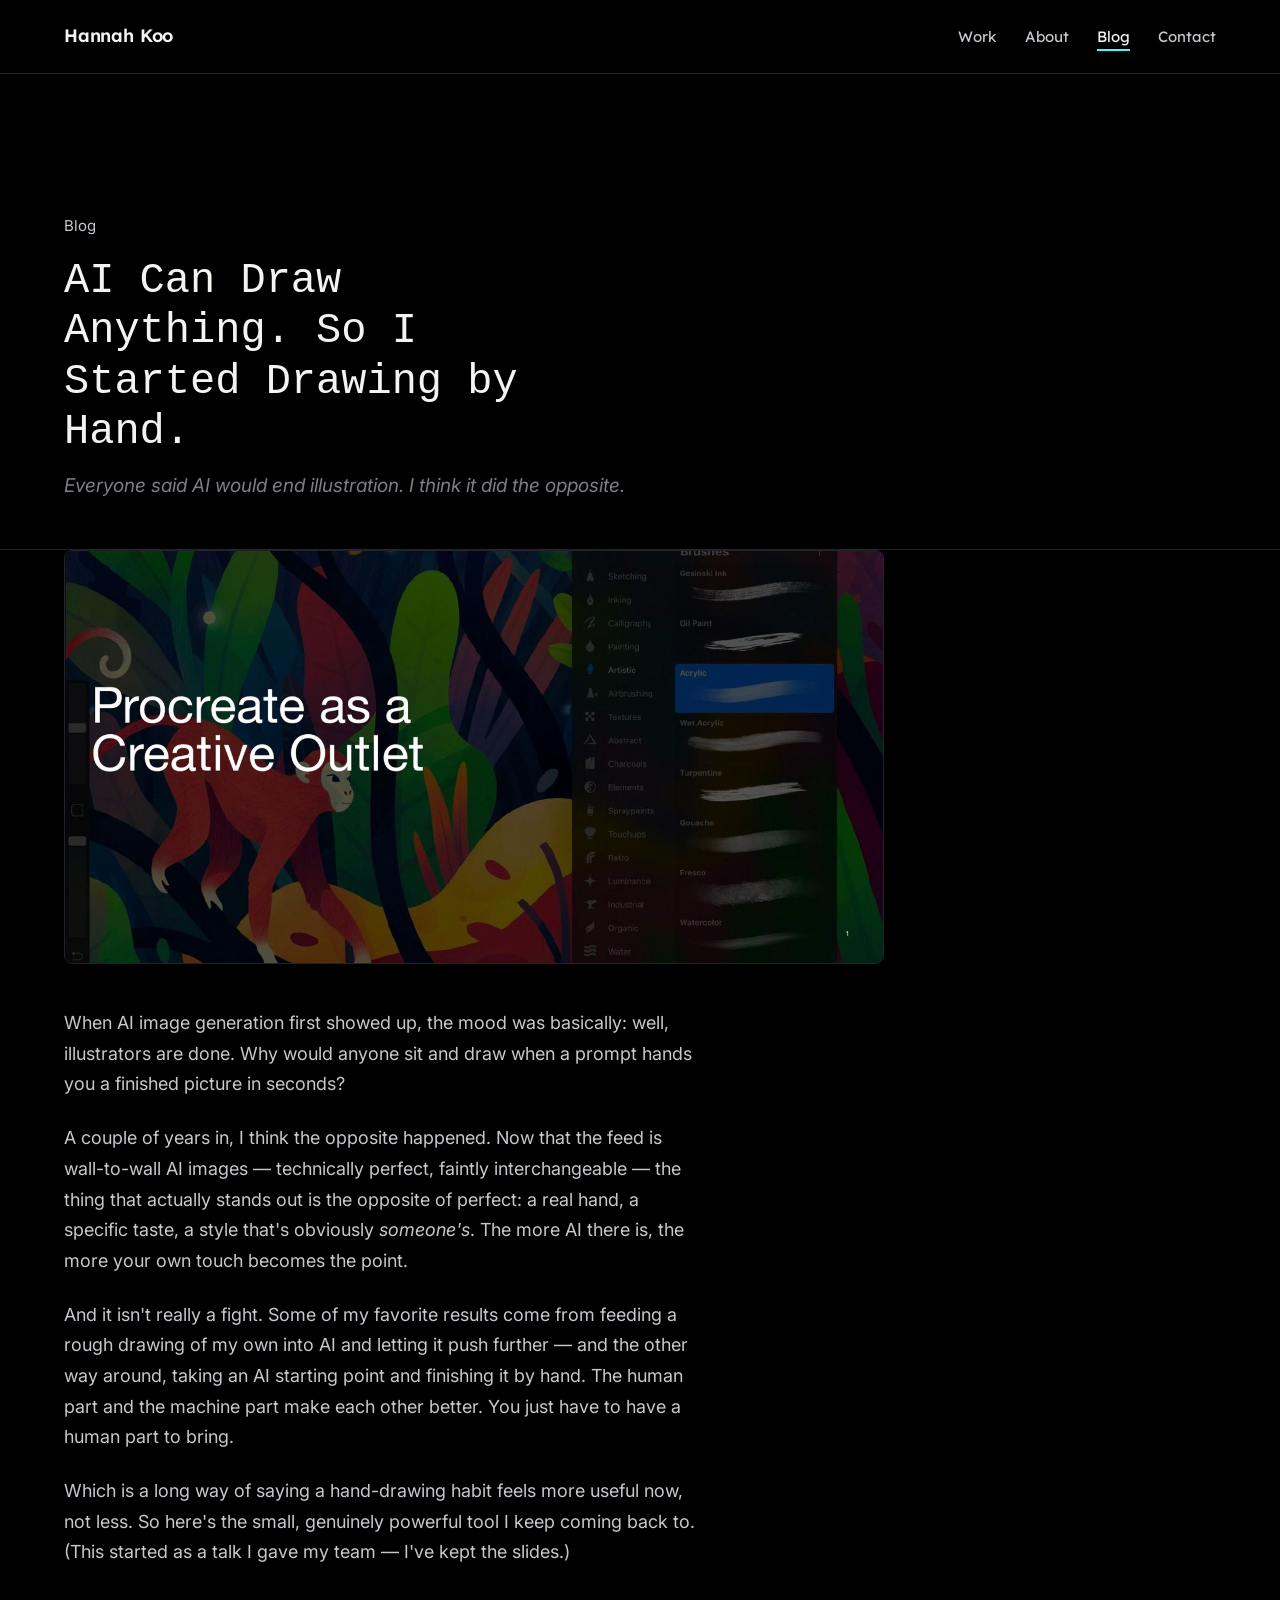
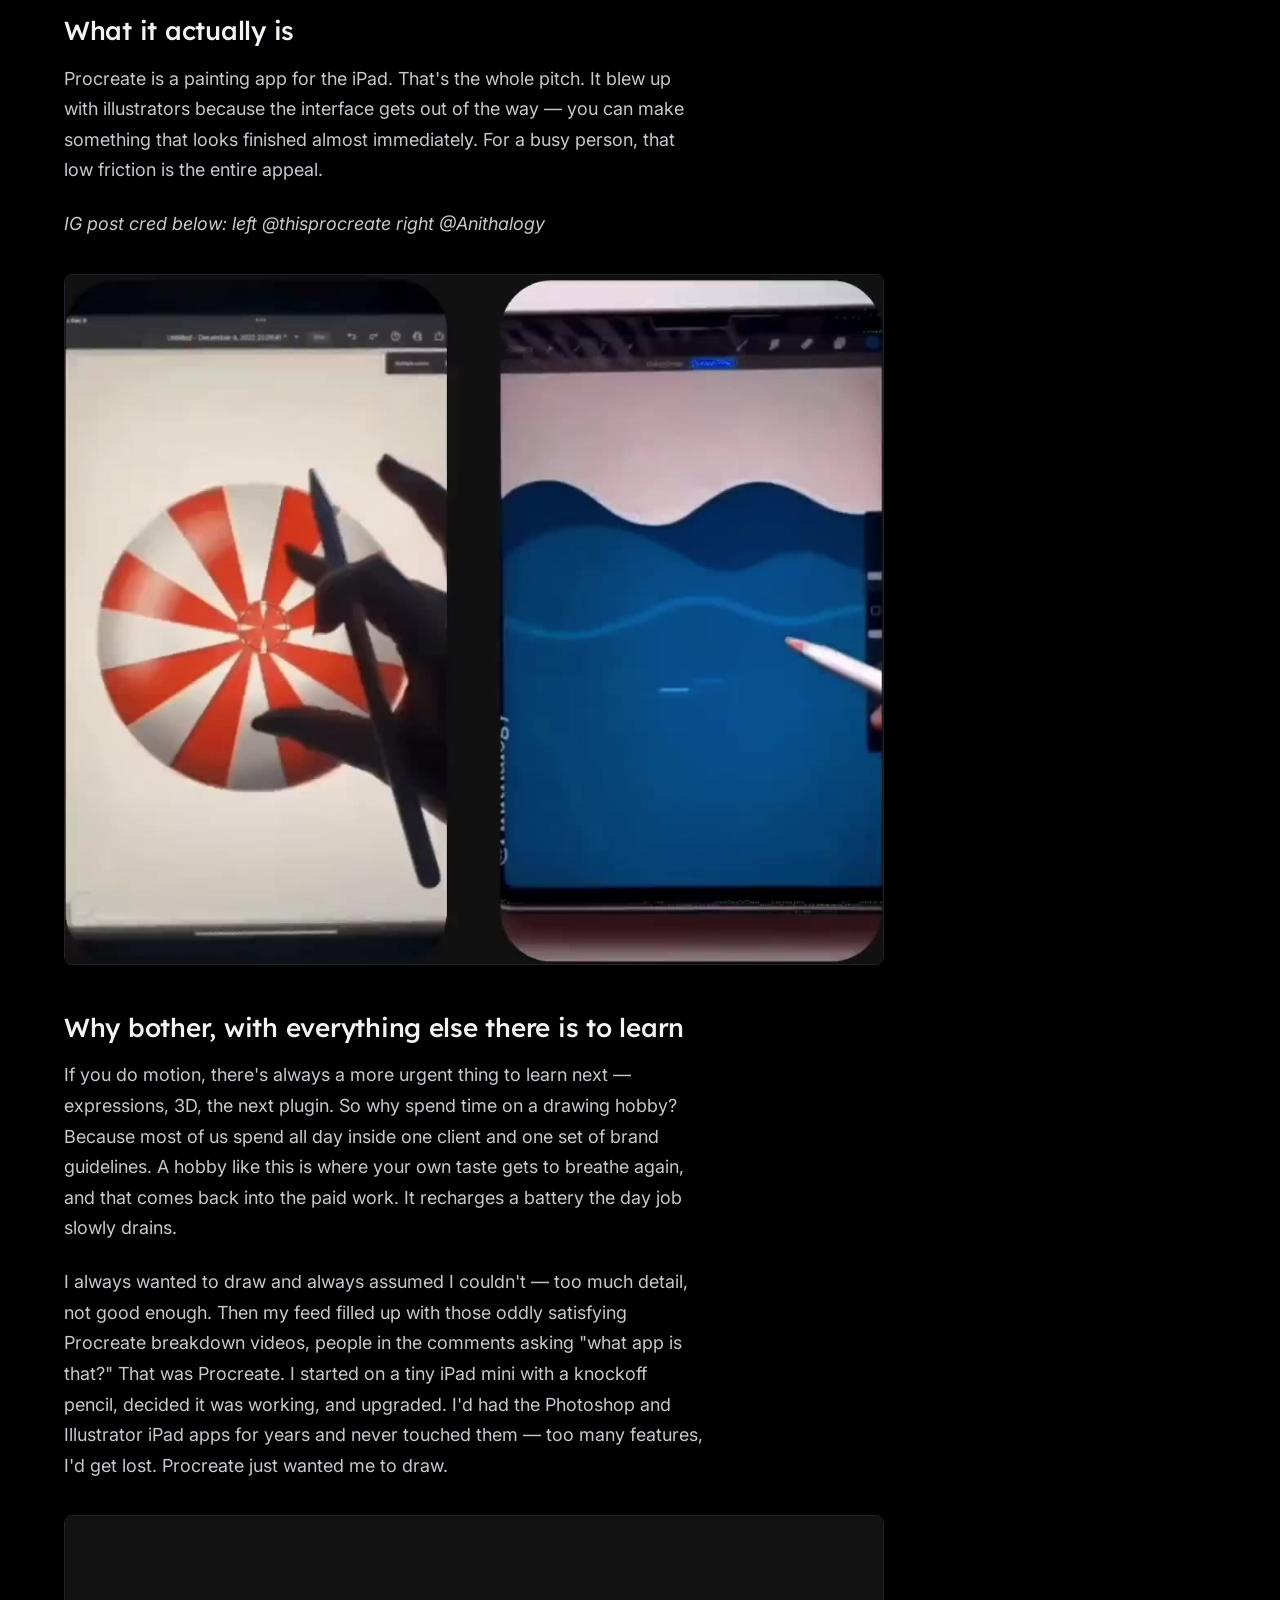
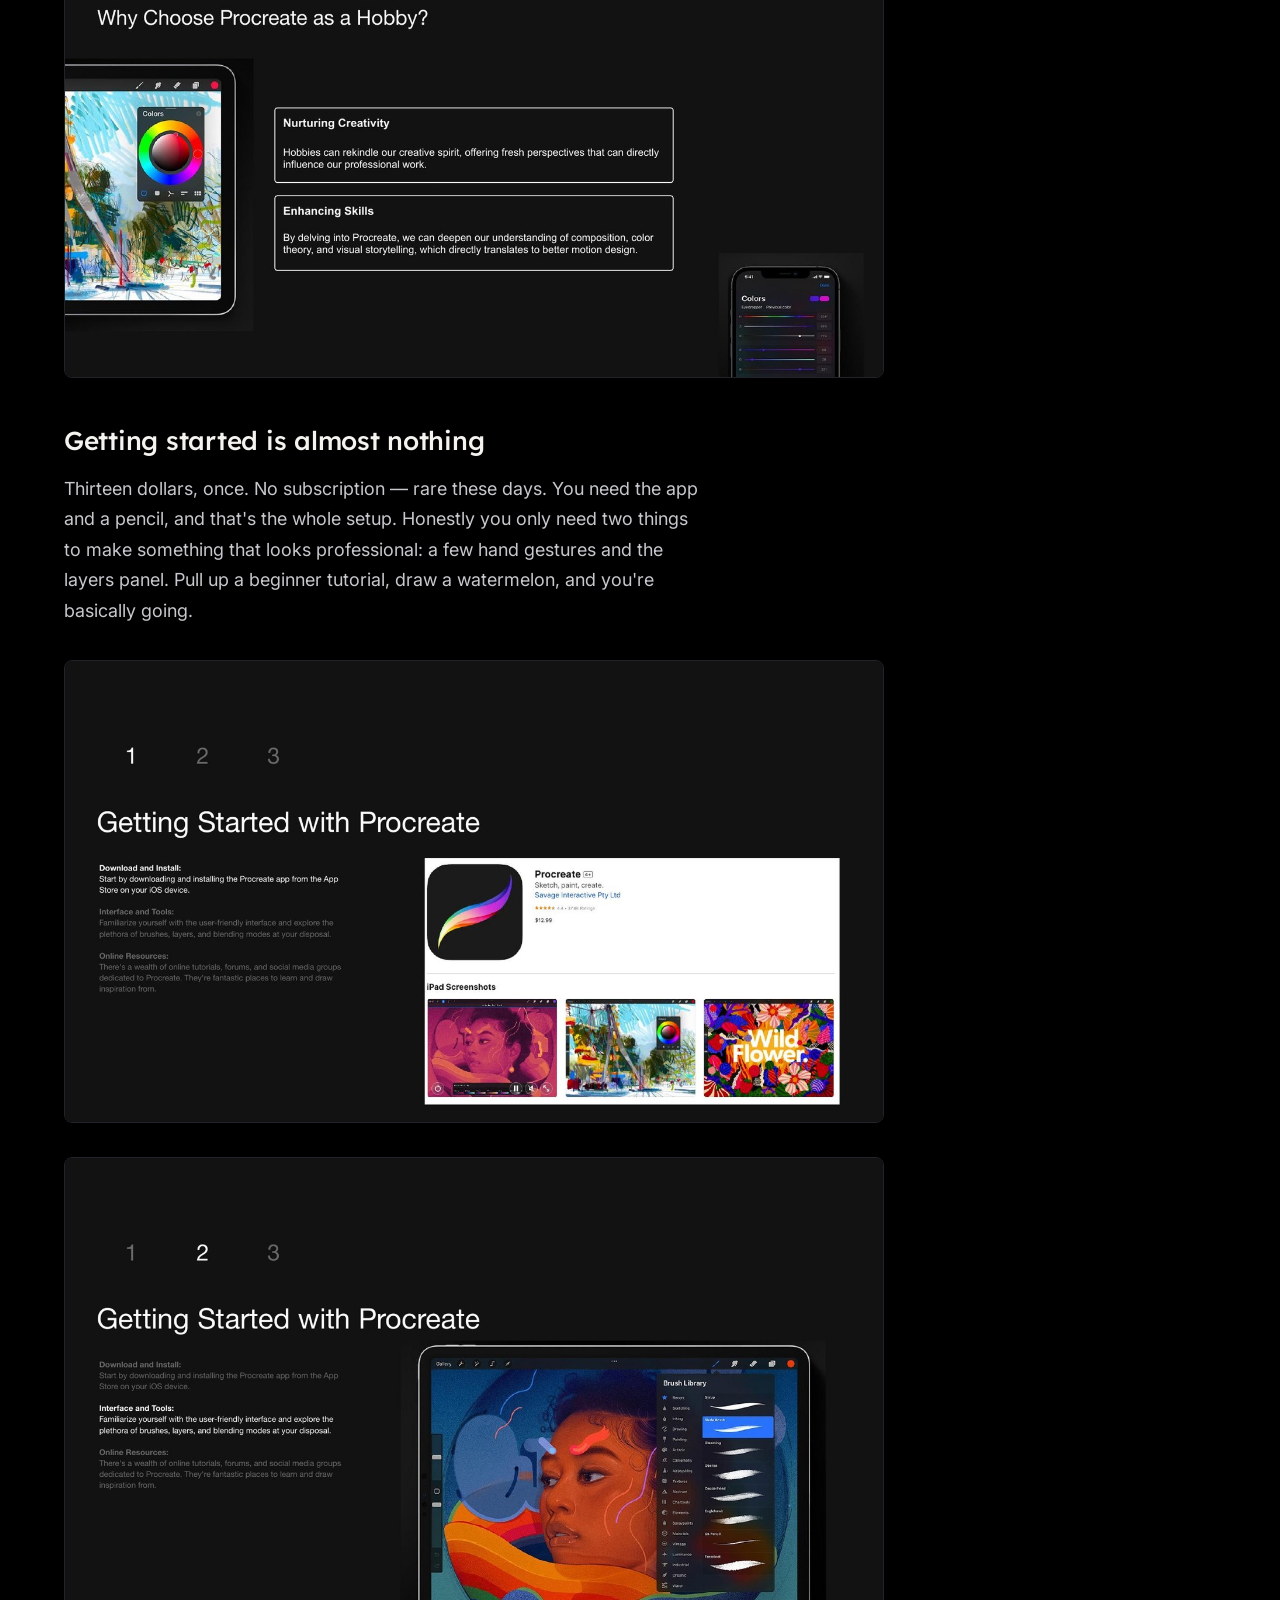
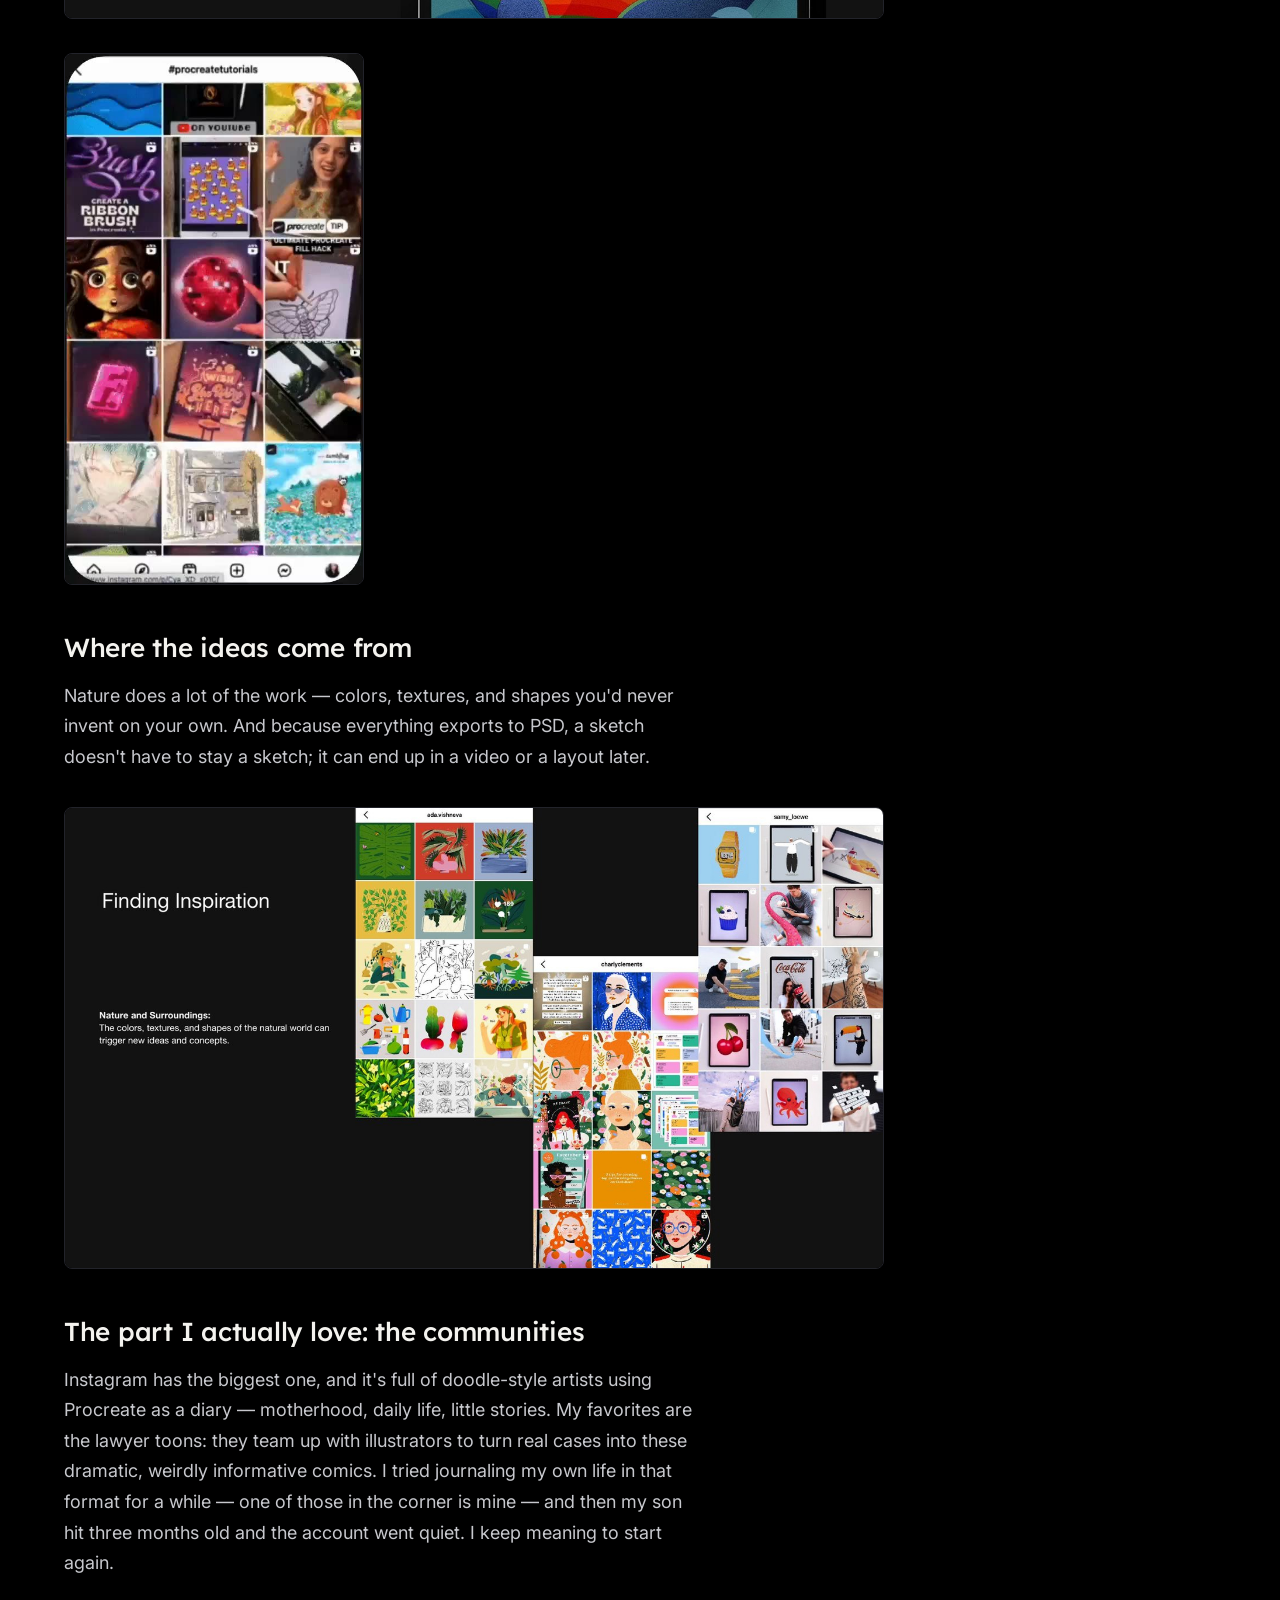
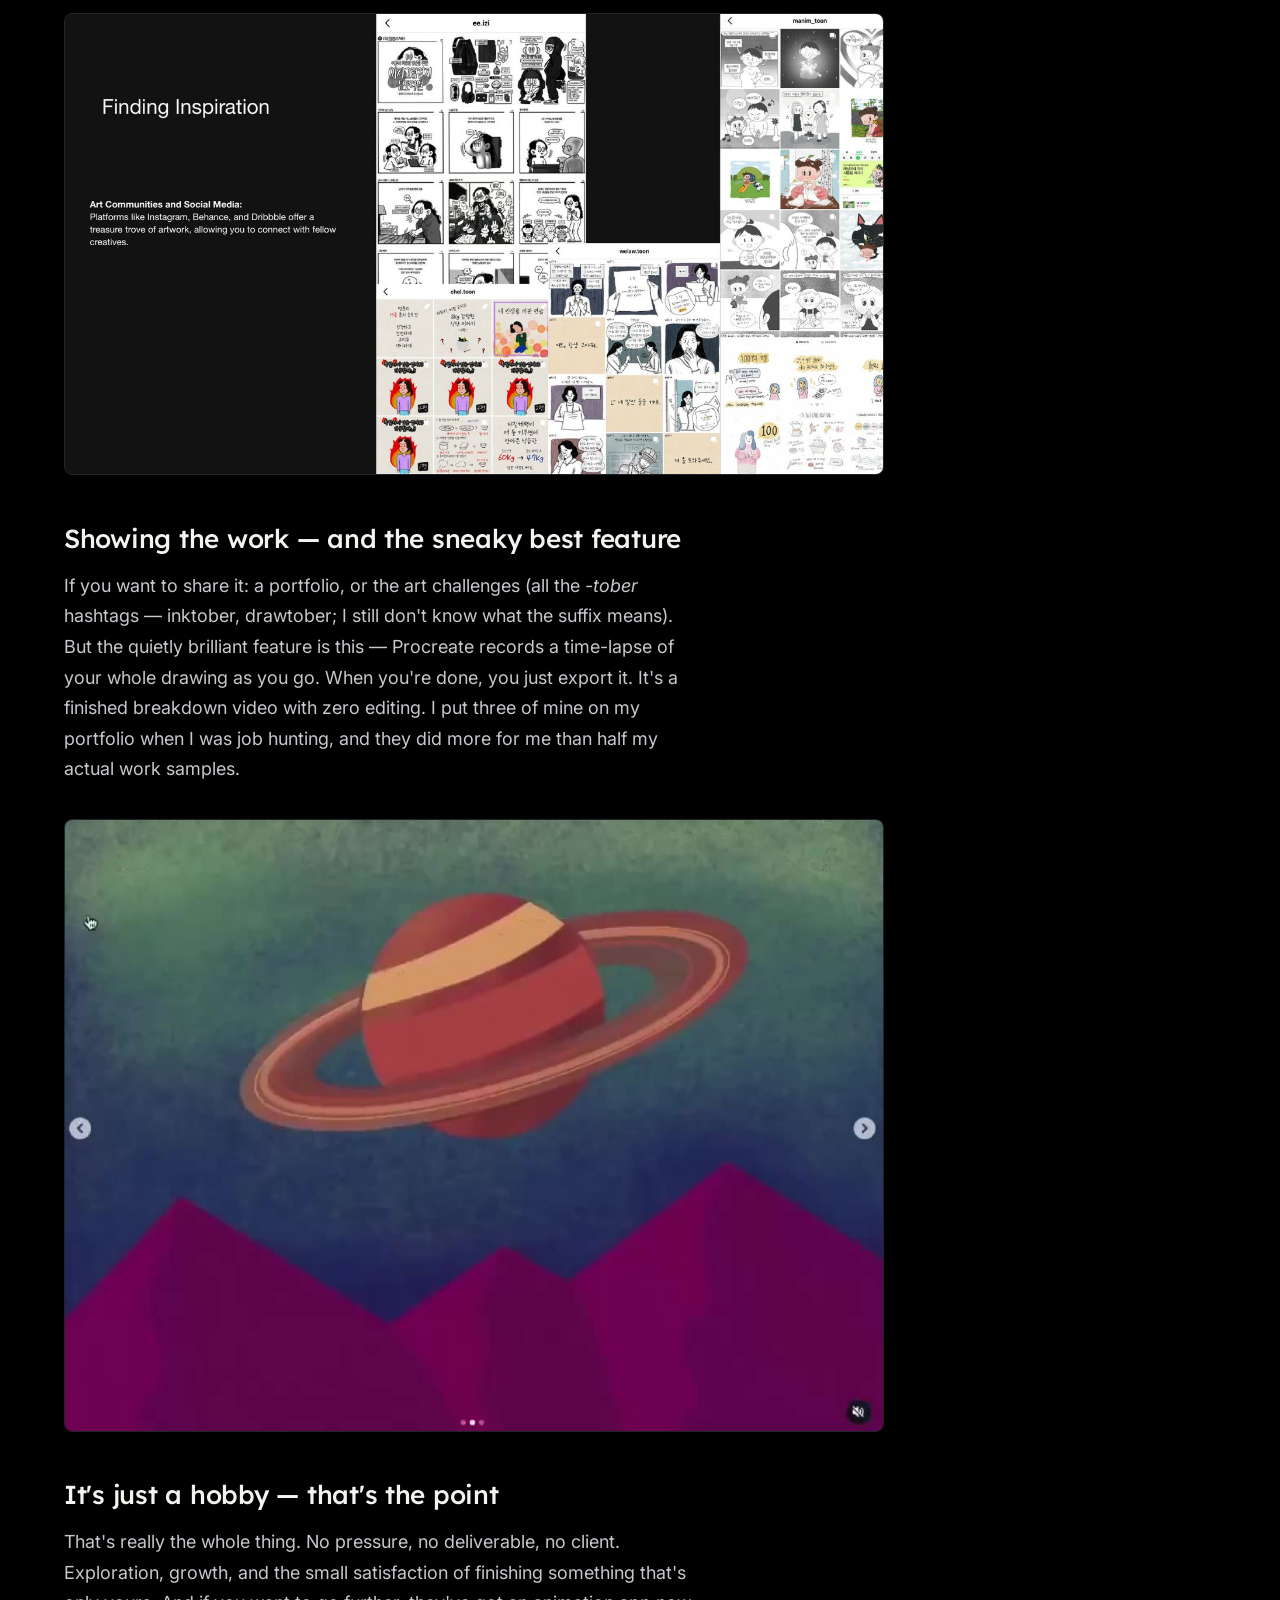
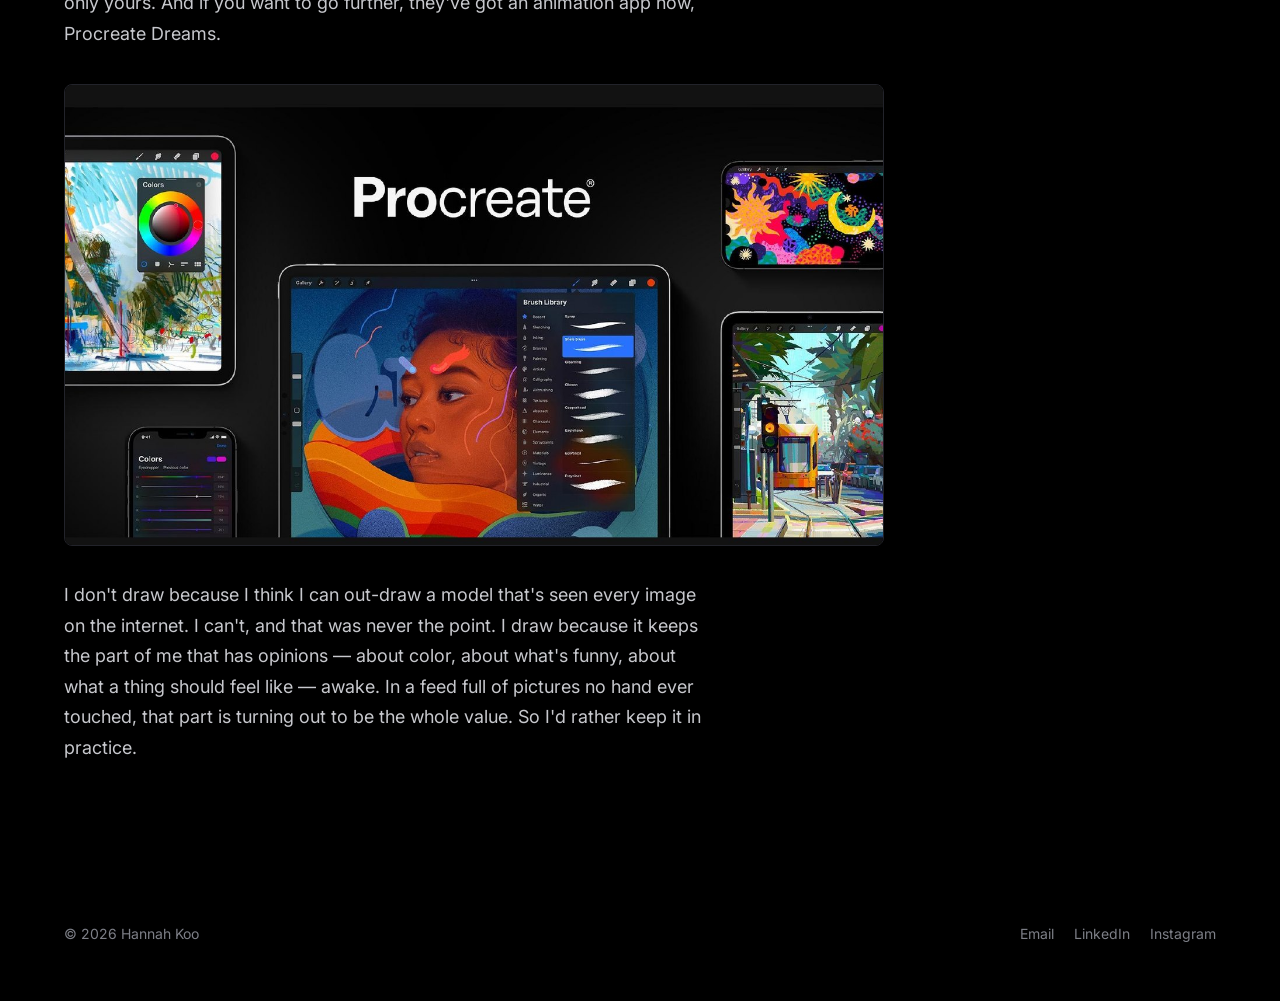
<file: blog/second-post.html>
<!DOCTYPE html>
<html lang="en" class="force-dark">
<head>
<meta charset="UTF-8">
<meta name="viewport" content="width=device-width, initial-scale=1.0">
<title>AI Can Draw Anything. So I Started Drawing by Hand. — Hannah Koo</title>
<meta name="description" content="Everyone said AI would end illustration. I think it did the opposite — and here's the small, powerful hobby I keep coming back to.">
<link rel="preconnect" href="https://fonts.googleapis.com">
<link rel="preconnect" href="https://fonts.gstatic.com" crossorigin>
<link href="https://fonts.googleapis.com/css2?family=Lexend+Deca:wght@500;600&family=Inter:wght@400;500;600&family=Geist+Pixel&display=swap" rel="stylesheet">
<link rel="stylesheet" href="../css/style.css">
</head>
<body>

<nav class="site-nav">
  <a href="../index.html" class="nav-mark">Hannah Koo</a>
  <button class="nav-toggle" aria-expanded="false">Menu</button>
  <ul class="nav-links">
    <li><a href="../portfolio.html">Work</a></li>
    <li><a href="../about.html">About</a></li>
    <li><a href="../blog.html" aria-current="page">Blog</a></li>
    <li><a href="../contact.html">Contact</a></li>
  </ul>
</nav>

<header class="hero" style="padding-bottom: 28px;">
  <div class="hero-eyebrow">Blog</div>
  <h1 style="font-size: clamp(26px, 3.8vw, 42px); line-height: 1.2; max-width: 20ch;">AI Can Draw Anything. So I Started Drawing by Hand.</h1>
  <p class="post-dek">Everyone said AI would end illustration. I think it did the opposite.</p>
</header>

<figure class="post-lead">
  <img src="../assets/procreate-01.jpg" alt="Title slide: Procreate as a Creative Outlet, over a jungle illustration">
</figure>

<article class="post-article">
  <p>When AI image generation first showed up, the mood was basically: well, illustrators are done. Why would anyone sit and draw when a prompt hands you a finished picture in seconds?</p>

  <p>A couple of years in, I think the opposite happened. Now that the feed is wall-to-wall AI images — technically perfect, faintly interchangeable — the thing that actually stands out is the opposite of perfect: a real hand, a specific taste, a style that's obviously <em>someone's</em>. The more AI there is, the more your own touch becomes the point.</p>

  <p>And it isn't really a fight. Some of my favorite results come from feeding a rough drawing of my own into AI and letting it push further — and the other way around, taking an AI starting point and finishing it by hand. The human part and the machine part make each other better. You just have to have a human part to bring.</p>

  <p>Which is a long way of saying a hand-drawing habit feels more useful now, not less. So here's the small, genuinely powerful tool I keep coming back to. (This started as a talk I gave my team — I've kept the slides.)</p>

  <h2>What it actually is</h2>
  <p>Procreate is a painting app for the iPad. That's the whole pitch. It blew up with illustrators because the interface gets out of the way — you can make something that looks finished almost immediately. For a busy person, that low friction is the entire appeal.</p> <p><i>IG post cred below: left @thisprocreate right @Anithalogy</i></p>
  <figure>
    <video autoplay muted loop playsinline poster="../assets/procreate-clip1-poster.jpg" aria-label="Drawing in Procreate on an iPad">
      <source src="../assets/procreate-clip1.mp4" type="video/mp4">
    </video>
  </figure>

  <h2>Why bother, with everything else there is to learn</h2>
  <p>If you do motion, there's always a more urgent thing to learn next — expressions, 3D, the next plugin. So why spend time on a drawing hobby? Because most of us spend all day inside one client and one set of brand guidelines. A hobby like this is where your own taste gets to breathe again, and that comes back into the paid work. It recharges a battery the day job slowly drains.</p>
  <p>I always wanted to draw and always assumed I couldn't — too much detail, not good enough. Then my feed filled up with those oddly satisfying Procreate breakdown videos, people in the comments asking "what app is that?" That was Procreate. I started on a tiny iPad mini with a knockoff pencil, decided it was working, and upgraded. I'd had the Photoshop and Illustrator iPad apps for years and never touched them — too many features, I'd get lost. Procreate just wanted me to draw.</p>
  <figure>
    <img src="../assets/procreate-03.jpg" alt="Slide: Why Choose Procreate as a Hobby — Nurturing Creativity, Enhancing Skills">
  </figure>

  <h2>Getting started is almost nothing</h2>
  <p>Thirteen dollars, once. No subscription — rare these days. You need the app and a pencil, and that's the whole setup. Honestly you only need two things to make something that looks professional: a few hand gestures and the layers panel. Pull up a beginner tutorial, draw a watermelon, and you're basically going.</p>
  <figure>
    <img src="../assets/procreate-04.jpg" alt="Slide: Getting Started — Procreate on the App Store, a one-time purchase">
  </figure>
  <figure>
    <img src="../assets/procreate-05.jpg" alt="Slide: Getting Started — the Procreate brush library on iPad">
  </figure>
  <figure class="post-figure--portrait">
    <video autoplay muted loop playsinline poster="../assets/procreate-clip2-poster.jpg" aria-label="Scrolling the #procreatetutorials feed on Instagram">
      <source src="../assets/procreate-clip2.mp4" type="video/mp4">
    </video>
  </figure>

  <h2>Where the ideas come from</h2>
  <p>Nature does a lot of the work — colors, textures, and shapes you'd never invent on your own. And because everything exports to PSD, a sketch doesn't have to stay a sketch; it can end up in a video or a layout later.</p>
  <figure>
    <img src="../assets/procreate-07.jpg" alt="Slide: Finding Inspiration — a mood board of nature, objects and portraits">
  </figure>

  <h2>The part I actually love: the communities</h2>
  <p>Instagram has the biggest one, and it's full of doodle-style artists using Procreate as a diary — motherhood, daily life, little stories. My favorites are the lawyer toons: they team up with illustrators to turn real cases into these dramatic, weirdly informative comics. I tried journaling my own life in that format for a while — one of those in the corner is mine — and then my son hit three months old and the account went quiet. I keep meaning to start again.</p>
  <figure>
    <img src="../assets/procreate-08.jpg" alt="Slide: Finding Inspiration — Instagram comics and toon artists">
  </figure>

  <h2>Showing the work — and the sneaky best feature</h2>
  <p>If you want to share it: a portfolio, or the art challenges (all the <em>-tober</em> hashtags — inktober, drawtober; I still don't know what the suffix means). But the quietly brilliant feature is this — Procreate records a time-lapse of your whole drawing as you go. When you're done, you just export it. It's a finished breakdown video with zero editing. I put three of mine on my portfolio when I was job hunting, and they did more for me than half my actual work samples.</p>
  <figure>
    <video autoplay muted loop playsinline poster="../assets/procreate-clip3-poster.jpg" aria-label="A Procreate time-lapse recording of a Saturn illustration being drawn">
      <source src="../assets/procreate-clip3.mp4" type="video/mp4">
    </video>
  </figure>

  <h2>It's just a hobby — that's the point</h2>
  <p>That's really the whole thing. No pressure, no deliverable, no client. Exploration, growth, and the small satisfaction of finishing something that's only yours. And if you want to go further, they've got an animation app now, Procreate Dreams.</p>
  <figure>
    <img src="../assets/procreate-10.jpg" alt="Slide: Procreate across iPad and iPhone">
  </figure>

  <p>I don't draw because I think I can out-draw a model that's seen every image on the internet. I can't, and that was never the point. I draw because it keeps the part of me that has opinions — about color, about what's funny, about what a thing should feel like — awake. In a feed full of pictures no hand ever touched, that part is turning out to be the whole value. So I'd rather keep it in practice.</p>
</article>

<footer class="site-footer">
  <span>© <span id="year"></span> Hannah Koo</span>
  <ul class="footer-links">
    <li><a href="mailto:koo.dsgn@gmail.com">Email</a></li>
    <li><a href="https://linkedin.com/in/hannahkoo" target="_blank" rel="noopener">LinkedIn</a></li>
    <li><a href="https://instagram.com/koo.dsgn" target="_blank" rel="noopener">Instagram</a></li>
  </ul>
</footer>

<script src="../js/main.js"></script>
<script>document.getElementById('year').textContent = new Date().getFullYear();</script>
</body>
</html>
</file>
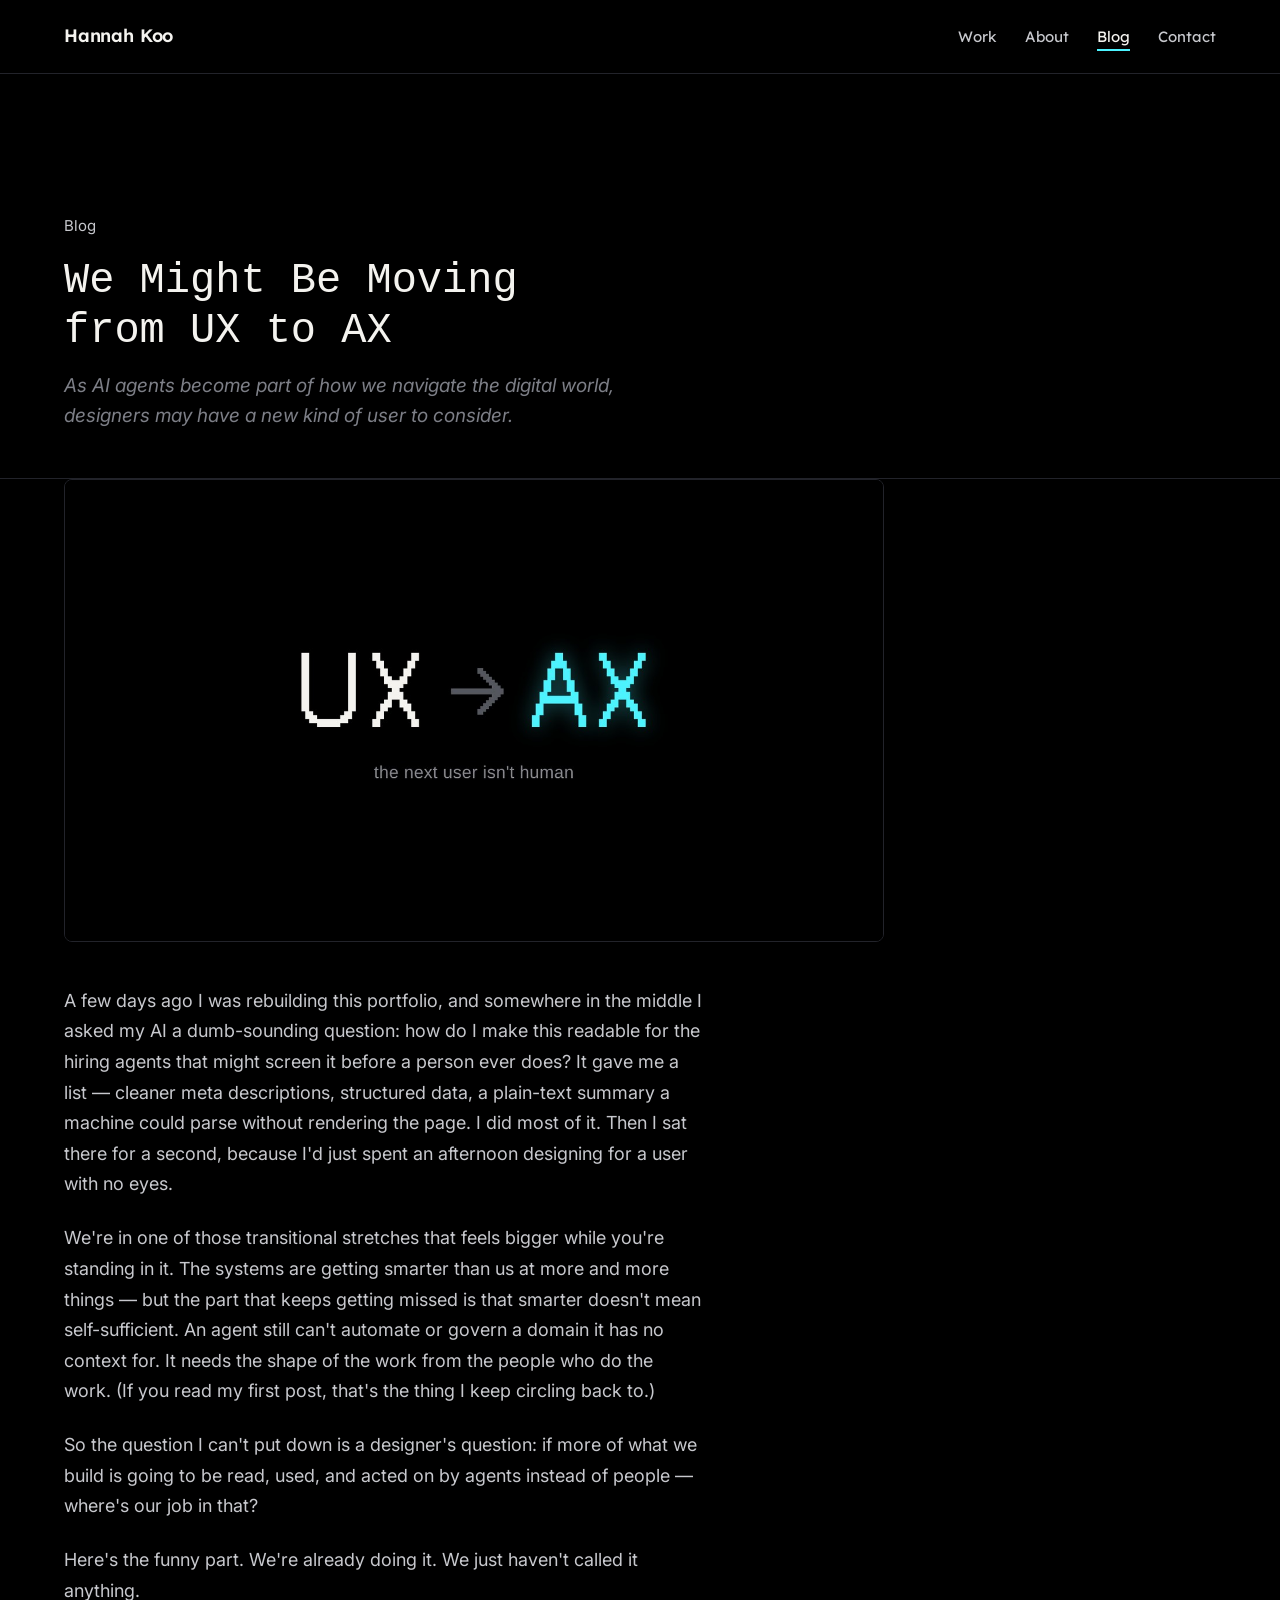
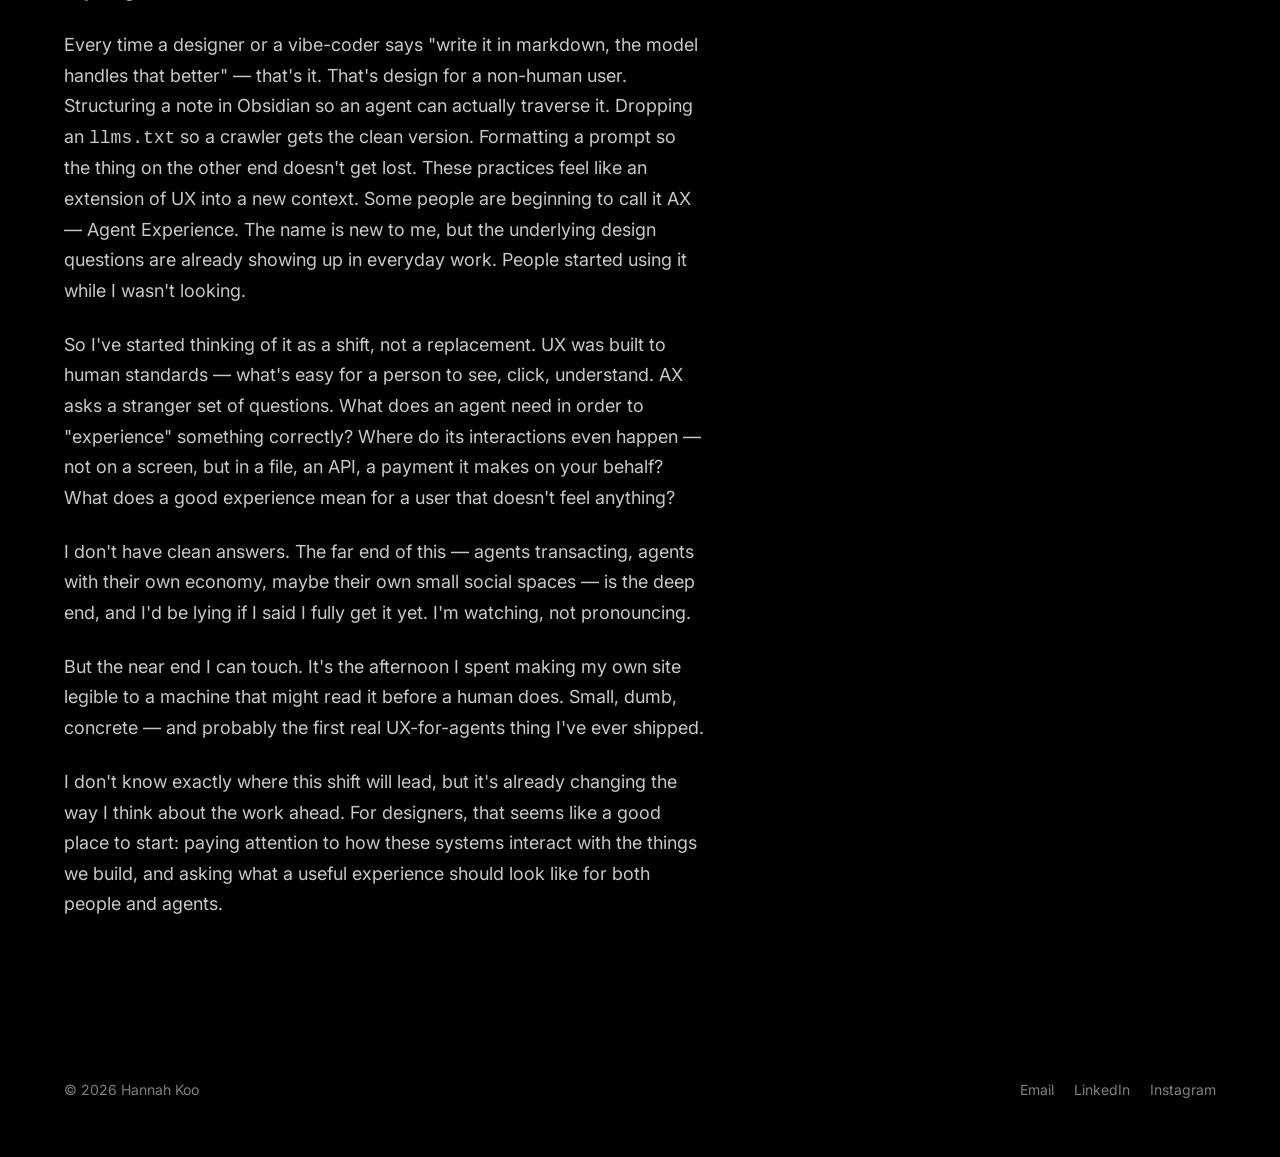
<file: blog/third-post.html>
<!DOCTYPE html>
<html lang="en" class="force-dark">
<head>
<meta charset="UTF-8">
<meta name="viewport" content="width=device-width, initial-scale=1.0">
<title>We Might Be Moving from UX to AX — Hannah Koo</title>
<meta name="description" content="The next users aren't human. A designer on Agent Experience (AX) — and why formatting your work so machines can read it is already a design job.">
<link rel="preconnect" href="https://fonts.googleapis.com">
<link rel="preconnect" href="https://fonts.gstatic.com" crossorigin>
<link href="https://fonts.googleapis.com/css2?family=Lexend+Deca:wght@500;600&family=Inter:wght@400;500;600&family=Geist+Pixel&display=swap" rel="stylesheet">
<link rel="stylesheet" href="../css/style.css">
</head>
<body>

<nav class="site-nav">
  <a href="../index.html" class="nav-mark">Hannah Koo</a>
  <button class="nav-toggle" aria-expanded="false">Menu</button>
  <ul class="nav-links">
    <li><a href="../portfolio.html">Work</a></li>
    <li><a href="../about.html">About</a></li>
    <li><a href="../blog.html" aria-current="page">Blog</a></li>
    <li><a href="../contact.html">Contact</a></li>
  </ul>
</nav>

<header class="hero" style="padding-bottom: 28px;">
  <div class="hero-eyebrow">Blog</div>
  <h1 style="font-size: clamp(26px, 3.8vw, 42px); line-height: 1.2; max-width: 20ch;">We Might Be Moving from UX to AX</h1>
  <p class="post-dek">As AI agents become part of how we navigate the digital world, designers may have a new kind of user to consider.</p>
</header>

<figure class="post-lead">
  <img src="../assets/ux-ax.jpg" alt="UX arrow AX — the next user isn't human">
</figure>

<article class="post-article">
  <p>A few days ago I was rebuilding this portfolio, and somewhere in the middle I asked my AI a dumb-sounding question: how do I make this readable for the hiring agents that might screen it before a person ever does? It gave me a list — cleaner meta descriptions, structured data, a plain-text summary a machine could parse without rendering the page. I did most of it. Then I sat there for a second, because I'd just spent an afternoon designing for a user with no eyes.</p>

  <p>We're in one of those transitional stretches that feels bigger while you're standing in it. The systems are getting smarter than us at more and more things — but the part that keeps getting missed is that smarter doesn't mean self-sufficient. An agent still can't automate or govern a domain it has no context for. It needs the shape of the work from the people who do the work. (If you read my first post, that's the thing I keep circling back to.)</p>

  <p>So the question I can't put down is a designer's question: if more of what we build is going to be read, used, and acted on by agents instead of people — where's our job in that?</p>

  <p>Here's the funny part. We're already doing it. We just haven't called it anything.</p>

  <p>Every time a designer or a vibe-coder says "write it in markdown, the model handles that better" — that's it. That's design for a non-human user. Structuring a note in Obsidian so an agent can actually traverse it. Dropping an <code>llms.txt</code> so a crawler gets the clean version. Formatting a prompt so the thing on the other end doesn't get lost. These practices feel like an extension of UX into a new context. Some people are beginning to call it AX — Agent Experience. The name is new to me, but the underlying design questions are already showing up in everyday work. People started using it while I wasn't looking.</p>

  <p>So I've started thinking of it as a shift, not a replacement. UX was built to human standards — what's easy for a person to see, click, understand. AX asks a stranger set of questions. What does an agent need in order to "experience" something correctly? Where do its interactions even happen — not on a screen, but in a file, an API, a payment it makes on your behalf? What does a good experience mean for a user that doesn't feel anything?</p>

  <p>I don't have clean answers. The far end of this — agents transacting, agents with their own economy, maybe their own small social spaces — is the deep end, and I'd be lying if I said I fully get it yet. I'm watching, not pronouncing.</p>

  <p>But the near end I can touch. It's the afternoon I spent making my own site legible to a machine that might read it before a human does. Small, dumb, concrete — and probably the first real UX-for-agents thing I've ever shipped.</p>

  <p>I don't know exactly where this shift will lead, but it's already changing the way I think about the work ahead. For designers, that seems like a good place to start: paying attention to how these systems interact with the things we build, and asking what a useful experience should look like for both people and agents.</p>
</article>

<footer class="site-footer">
  <span>© <span id="year"></span> Hannah Koo</span>
  <ul class="footer-links">
    <li><a href="mailto:koo.dsgn@gmail.com">Email</a></li>
    <li><a href="https://linkedin.com/in/hannahkoo" target="_blank" rel="noopener">LinkedIn</a></li>
    <li><a href="https://instagram.com/koo.dsgn" target="_blank" rel="noopener">Instagram</a></li>
  </ul>
</footer>

<script src="../js/main.js"></script>
<script>document.getElementById('year').textContent = new Date().getFullYear();</script>
</body>
</html>
</file>
<file: css/style.css>
/* ============================================
   Design tokens
   ============================================ */
:root {
  --paper: #F1F0EC;
  --paper-raised: #E8E6DF;
  --ink: #16181D;
  --ink-soft: #4A4C54;
  --muted: #85878E;
  --line: #D3D1C8;
  --accent: #3452FF;
  --accent-soft: #E6EAFF;
  --accent-ink: #101636;

  --font-display: 'Lexend Deca', 'Helvetica Neue', Arial, sans-serif;
  --font-body: 'Inter', 'Helvetica Neue', Arial, sans-serif;

  --measure: 640px;
  --gutter: clamp(24px, 5vw, 72px);

  --ease: cubic-bezier(0.65, 0, 0.35, 1);
}

@media (prefers-color-scheme: dark) {
  :root {
    --paper: #16181D;
    --paper-raised: #1D1F26;
    --ink: #F1F0EC;
    --ink-soft: #C7C8CD;
    --muted: #7D7F87;
    --line: #33353D;
    --accent: #6E85FF;
    --accent-soft: #1C2140;
    --accent-ink: #E6EAFF;
  }
}

/* Force pure-black theme regardless of OS light/dark setting.
   Used on the home page so it blends with the chalk-sketch video. */
html.force-dark {
  --paper: #000000;
  --paper-raised: #0E0F12;
  --ink: #F4F3EF;
  --ink-soft: #C7C8CD;
  --muted: #7D7F87;
  --line: #22232A;
  --accent: #4DF3FF;        /* 시안 네온 액센트 (네비 밑줄/링크호버/선택 등) */
  --accent-soft: #0E2A2E;
  --accent-ink: #000000;
}

html.force-dark .btn-primary {
  background: #FFFFFF;
  color: #000000;
  border-color: #FFFFFF;
}
html.force-dark .btn-primary:hover {
  background: var(--accent);
  color: #000000;
  border-color: var(--accent);
}
html.force-dark .btn-ghost {
  color: #FFFFFF;
  border-color: #3A3B42;
}
html.force-dark .btn-ghost:hover {
  border-color: var(--accent);
  color: var(--accent);
}

/* Page titles echo the home headline's pixel font */
html.force-dark .hero h1 {
  font-family: 'Geist Pixel', 'Courier New', monospace;
  font-weight: 400;
  letter-spacing: 0;
  line-height: 1.16;
}

/* Section counters: pixel + neon, cyberdeck style */
html.force-dark .section-num {
  font-family: 'Geist Pixel', 'Courier New', monospace;
  color: var(--accent);
}

/* Small neon tint on the eyebrow labels for consistency */
html.force-dark .hero-eyebrow { color: var(--ink-soft); }

* { box-sizing: border-box; }

html {
  scroll-behavior: smooth;
}

@media (prefers-reduced-motion: reduce) {
  html { scroll-behavior: auto; }
  *, *::before, *::after {
    animation-duration: 0.01ms !important;
    animation-iteration-count: 1 !important;
    transition-duration: 0.01ms !important;
  }
}

body {
  margin: 0;
  background: var(--paper);
  color: var(--ink);
  font-family: var(--font-body);
  font-size: 17px;
  line-height: 1.6;
  -webkit-font-smoothing: antialiased;
  /* Cute Yarndings cursor. Swap the file for another symbol:
     cursor-smiley.png / cursor-diamond.png / cursor-flower.png
     (path is relative to THIS css file, hence ../assets/)
     To use it only on the black home page, change this line to:
       html.force-dark body { cursor: ... }  */
  cursor: url('../assets/cursor-smiley.png') 13 13, auto;
}

/* Keep the normal hand pointer on clickable things so they still feel clickable */
a, button, .btn, .nav-toggle, .work-row, .lock-close, summary {
  cursor: pointer;
}
/* Text field keeps the normal text caret */
.lock-form input { cursor: text; }

a {
  color: inherit;
}

img { max-width: 100%; display: block; }

::selection {
  background: var(--accent);
  color: var(--paper);
}

:focus-visible {
  outline: 2px solid var(--accent);
  outline-offset: 3px;
}

h1, h2, h3 {
  font-family: var(--font-display);
  font-weight: 500;
  line-height: 1.08;
  letter-spacing: -0.02em;
  margin: 0;
}

p { margin: 0 0 1em; max-width: var(--measure); }

.container {
  max-width: 1120px;
  margin: 0 auto;
  padding: 0 var(--gutter);
}

/* ============================================
   Nav
   ============================================ */
.site-nav {
  position: sticky;
  top: 0;
  z-index: 20;
  display: flex;
  align-items: center;
  justify-content: space-between;
  padding: 22px var(--gutter);
  background: color-mix(in srgb, var(--paper) 88%, transparent);
  backdrop-filter: blur(10px);
  border-bottom: 1px solid var(--line);
}

.nav-mark {
  font-family: var(--font-display);
  font-size: 18px;
  font-weight: 600;
  text-decoration: none;
  letter-spacing: -0.01em;
}

.nav-links {
  display: flex;
  gap: 28px;
  list-style: none;
  margin: 0;
  padding: 0;
}

.nav-links a {
  position: relative;
  text-decoration: none;
  font-family: var(--font-display);
  font-size: 15px;
  color: var(--ink-soft);
  padding-bottom: 4px;
}

.nav-links a::after {
  content: '';
  position: absolute;
  left: 0; right: 0; bottom: -1px;
  height: 2px;
  background: var(--accent);
  transform: scaleX(0);
  transform-origin: left;
  transition: transform 0.35s var(--ease);
}

.nav-links a:hover::after,
.nav-links a[aria-current="page"]::after {
  transform: scaleX(1);
}

.nav-links a[aria-current="page"] {
  color: var(--ink);
}

.nav-toggle {
  display: none;
  background: none;
  border: none;
  color: var(--ink);
  font-family: var(--font-body);
  font-size: 15px;
  cursor: pointer;
}

@media (max-width: 720px) {
  .nav-links {
    position: fixed;
    inset: 66px 0 0 0;
    flex-direction: column;
    gap: 0;
    background: var(--paper);
    padding: 8px var(--gutter) 24px;
    transform: translateY(-8px);
    opacity: 0;
    pointer-events: none;
    transition: opacity 0.25s var(--ease), transform 0.25s var(--ease);
  }
  .nav-links.is-open {
    opacity: 1;
    transform: translateY(0);
    pointer-events: auto;
  }
  .nav-links li {
    border-bottom: 1px solid var(--line);
  }
  .nav-links a {
    display: block;
    padding: 16px 0;
  }
  .nav-toggle { display: block; }
}

/* ============================================
   Hero
   ============================================ */
.hero {
  padding: clamp(64px, 12vw, 140px) var(--gutter) clamp(48px, 8vw, 96px);
  border-bottom: 1px solid var(--line);
}

.hero-eyebrow {
  font-size: 15px;
  color: var(--muted);
  margin-bottom: 18px;
}

/* ---- Video hero (home page only) ---- */
.hero--video {
  position: relative;
  overflow: hidden;
  min-height: min(88vh, 720px);
  display: flex;
  align-items: center;
  border-bottom: 1px solid var(--line);
  background: #000;
}

.hero-video {
  position: absolute;
  inset: 0;
  width: 100%;
  height: 100%;
  object-fit: cover;
  object-position: right center;
  z-index: 0;
}

/* Left-to-right scrim so the headline stays legible over the art,
   and the sketch on the right still reads through. */
.hero-video-scrim {
  position: absolute;
  inset: 0;
  z-index: 1;
  background:
    linear-gradient(90deg, #000 0%, rgba(0,0,0,0.78) 34%, rgba(0,0,0,0.25) 62%, rgba(0,0,0,0) 85%),
    linear-gradient(0deg, rgba(0,0,0,0.55) 0%, rgba(0,0,0,0) 40%);
}

.hero-content {
  position: relative;
  z-index: 2;
  width: 100%;
}

@media (max-width: 760px) {
  /* Stack on phones: video block on top, headline + text below it. */
  .hero--video {
    display: block;
    min-height: 0;
    padding: 0 0 clamp(36px, 9vw, 56px);  /* flush video; gap before next section */
  }
  .hero-video {
    position: relative;        /* back into normal flow, at the top */
    width: 100%;
    height: 50vh;              /* ~half the screen, not full height */
    object-fit: cover;         /* resize/crop to fill (keeps the old behavior) */
    object-position: right center;  /* right-aligned so the illustration stays */
  }
  .hero-video-scrim { display: none; }   /* no overlay when stacked */
  .hero-content {
    padding: 28px var(--gutter) 0;        /* headline sits below the video */
  }
  /* Let the headline use the full width on phones (overrides .hero h1's 16ch).
     Lower this if you want the lines to break sooner. */
  .hero h1.hero-headline { max-width: 100%; }
}

.avatar {
  width: 56px;
  height: 56px;
  border-radius: 50%;
  object-fit: cover;
  margin-bottom: 20px;
  border: 1px solid var(--line);
}

.avatar {
  width: 56px;
  height: 56px;
  border-radius: 50%;
  object-fit: cover;
  margin-bottom: 20px;
  border: 1px solid var(--line);
}

.hero h1 {
  font-size: clamp(20px, 6.4vw, 54px);
  max-width: 16ch;
}

/* Home-page pixel headline with inline Yarndings symbols */
.hero-headline {
  font-family: 'Geist Pixel', 'Courier New', monospace;
  font-weight: 400;
  font-size: 40px;          /* ← 데스크탑 크기 (이 숫자만 바꾸면 됨) */
  line-height: 1.14;
  letter-spacing: 0;
  max-width: none;
}

.hero-headline .sym {
  font-family: 'Yarndings 12', sans-serif;
  font-weight: 400;
  line-height: 1;
  /* nudge so the symbol sits optically on the text baseline */
  display: inline-block;
  transform: translateY(0.06em);
}

.hero-headline .sym-1 { color: #4DF3FF; } /* 형광 하늘색 */
.hero-headline .sym-2 { color: #B6FF3C; } /* 형광 연두 */
.hero-headline .sym-3 { color: #FDFF3A; } /* 형광 노랑 */

/* Standalone smiley (contact "Let's talk.") */
.sym-smiley {
  font-family: 'Yarndings 12', sans-serif;
  font-weight: 400;
  color: #FDFF3A;
  display: inline-block;
  margin-left: 0.12em;
}

/* On wider screens, keep the exact 4-line layout (the <br> breaks only,
   no soft-wrapping). On phones it reflows naturally. */
@media (min-width: 760px) {
  .hero-headline { white-space: nowrap; }
}

/* Mobile headline size — change this one number for phones */
@media (max-width: 760px) {
  .hero-headline { font-size: 28px; }
}

.hero-lede {
  margin-top: 28px;
  font-size: clamp(18px, 2vw, 21px);
  color: var(--ink-soft);
  max-width: 52ch;
}

/* ---- Marquee band (about page title) ---- */
.marquee {
  display: block;
  width: 100%;
  max-width: 52ch;            /* matches the body text width below */
  overflow: hidden;
  background: transparent;    /* 투명 띠 (페이지 블랙이 비침) */
  color: #fff;               /* 흰 글씨 */
  border-radius: 7px;
  /* 1st value = 밴드 위 간격, 3rd value = 밴드↔본문 간격 (이 숫자만 바꾸면 됨) */
  margin: 4px 0 32px;
  padding: 0;
  letter-spacing: 0;
}

/* Gap below the band is controlled solely by .marquee's margin-bottom above */
.marquee + .hero-lede { margin-top: 0; }

.marquee-track {
  display: inline-flex;
  white-space: nowrap;
  animation: marquee-scroll 13s linear infinite;
  will-change: transform;
}

.marquee:hover .marquee-track { animation-play-state: paused; }

.marquee-item {
  font-family: 'Geist Pixel', 'Courier New', monospace;  /* 헤딩(픽셀) 폰트 */
  font-weight: 400;
  font-size: clamp(35px, 3.2vw, 30px);
  line-height: 1;
  padding: 12px 0;
  display: inline-flex;
  align-items: center;
  gap: 12px;
  padding-right: 24px;        /* spacing between repeats */
}

.marquee-item .yd {
  font-family: 'Yarndings 12', sans-serif;
  font-weight: 400;
  transform: translateY(0.04em);
}

@keyframes marquee-scroll {
  to { transform: translateX(-50%); }
}

@media (prefers-reduced-motion: reduce) {
  .marquee-track { animation: none; }
}

.hero-actions {
  margin-top: 36px;
  display: flex;
  gap: 16px;
  flex-wrap: wrap;
}

/* ============================================
   Buttons / links
   ============================================ */
.btn {
  display: inline-flex;
  align-items: center;
  gap: 8px;
  padding: 13px 22px;
  border-radius: 3px;
  font-size: 15px;
  text-decoration: none;
  border: 1px solid var(--ink);
  transition: background 0.2s var(--ease), color 0.2s var(--ease), border-color 0.2s var(--ease);
}

.btn-primary {
  background: var(--ink);
  color: var(--paper);
}
.btn-primary:hover {
  background: var(--accent);
  border-color: var(--accent);
}

.btn-ghost {
  background: transparent;
  color: var(--ink);
  border-color: var(--line);
}
.btn-ghost:hover {
  border-color: var(--ink);
}

.text-link {
  color: var(--ink);
  text-decoration: underline;
  text-decoration-color: var(--line);
  text-underline-offset: 3px;
  transition: text-decoration-color 0.2s var(--ease);
}
.text-link:hover {
  text-decoration-color: var(--accent);
}

/* ============================================
   Sections
   ============================================ */
section {
  padding: clamp(56px, 9vw, 96px) var(--gutter);
  border-bottom: 1px solid var(--line);
}

section:last-of-type { border-bottom: none; }

.section-head {
  display: flex;
  justify-content: space-between;
  align-items: baseline;
  gap: 24px;
  margin-bottom: 40px;
  flex-wrap: wrap;
}

.section-head h2 {
  font-size: clamp(26px, 3.2vw, 36px);
}

.section-num {
  font-family: var(--font-display);
  font-variant-numeric: tabular-nums;
  color: var(--muted);
  font-size: 15px;
}

/* ============================================
   Work list (asymmetric rows, not cards)
   ============================================ */
.work-row {
  display: grid;
  grid-template-columns: 100px 1fr auto;
  gap: 28px;
  align-items: baseline;
  padding: 26px 0;
  border-top: 1px solid var(--line);
  text-decoration: none;
  color: inherit;
  transition: padding-left 0.25s var(--ease);
}

.work-row:hover { padding-left: 8px; }

.work-row:last-child { border-bottom: 1px solid var(--line); }

.work-year {
  font-family: var(--font-display);
  font-variant-numeric: tabular-nums;
  color: var(--muted);
  font-size: 15px;
}

.work-title {
  font-family: var(--font-display);
  font-size: clamp(20px, 2.4vw, 26px);
  font-weight: 500;
}

.work-tags {
  font-size: 14px;
  color: var(--muted);
  margin-top: 6px;
}

.work-arrow {
  color: var(--muted);
  font-size: 20px;
  transition: transform 0.25s var(--ease), color 0.25s var(--ease);
}

.work-row:hover .work-arrow {
  transform: translateX(4px);
  color: var(--accent);
}

/* ============================================
   Two-col layout (about page)
   ============================================ */
.split {
  display: grid;
  grid-template-columns: 1.1fr 1.4fr;
  gap: var(--gutter);
}

@media (max-width: 800px) {
  .split { grid-template-columns: 1fr; }
}

.timeline-item {
  display: grid;
  grid-template-columns: 96px 1fr;
  gap: 20px;
  padding: 20px 0;
  border-top: 1px solid var(--line);
}
.timeline-item:last-child { border-bottom: 1px solid var(--line); }

.timeline-date {
  font-family: var(--font-display);
  font-variant-numeric: tabular-nums;
  font-size: 14px;
  color: var(--muted);
}

.timeline-role {
  font-weight: 600;
  margin-bottom: 4px;
}

.skill-list {
  display: flex;
  flex-wrap: wrap;
  gap: 8px;
  padding: 0;
  margin: 8px 0 0;
  list-style: none;
}

.skill-list li {
  font-size: 14px;
  padding: 6px 12px;
  border: 1px solid var(--line);
  border-radius: 3px;
  color: var(--ink-soft);
}

/* ============================================
   Contact
   ============================================ */
.contact-grid {
  display: grid;
  grid-template-columns: repeat(auto-fit, minmax(220px, 1fr));
  gap: 32px;
  margin-top: 12px;
}

.contact-item dt {
  font-size: 14px;
  color: var(--muted);
  margin-bottom: 6px;
}
.contact-item dd {
  margin: 0;
  font-family: var(--font-display);
  font-size: 20px;
}

/* ============================================
   Blog list
   ============================================ */
.post-row {
  padding: 24px 0;
  border-top: 1px solid var(--line);
  text-decoration: none;
  color: inherit;
  display: block;
}
.post-row:last-child { border-bottom: 1px solid var(--line); }

.post-date {
  font-size: 14px;
  color: var(--muted);
  margin-bottom: 6px;
}

.post-title {
  font-family: var(--font-display);
  font-size: clamp(19px, 2.2vw, 23px);
}

.post-excerpt {
  color: var(--ink-soft);
  margin-top: 8px;
  font-size: 15px;
}

/* Blog list card with a looping video thumbnail */
.post-row--media {
  display: grid;
  grid-template-columns: 280px 1fr;
  gap: 28px;
  align-items: center;
}
.post-thumb {
  overflow: hidden;
  border-radius: 7px;
  aspect-ratio: 16 / 9;
  background: var(--paper-raised);
}
.post-thumb video,
.post-thumb img {
  width: 100%;
  height: 100%;
  object-fit: cover;
  display: block;
  transition: transform 0.4s var(--ease);
}
.post-row--media:hover .post-thumb video,
.post-row--media:hover .post-thumb img { transform: scale(1.04); }

@media (max-width: 640px) {
  .post-row--media {
    grid-template-columns: 1fr;
    gap: 14px;
  }
}

/* ---- Blog post (article page) ---- */
.post-dek {
  font-style: italic;
  color: var(--muted);
  font-size: clamp(16px, 2vw, 19px);
  margin-top: 14px;
  max-width: var(--measure);
}

/* Blog post hero: the GITS clip behind the title as an eye-catcher */
.hero--post {
  min-height: clamp(300px, 48vh, 440px);
  padding-top: 0;
  padding-bottom: 0;
}
.hero--post .hero-video { object-position: center; }
.hero--post .hero-video-scrim {
  background: linear-gradient(0deg, rgba(0,0,0,0.92) 0%, rgba(0,0,0,0.55) 55%, rgba(0,0,0,0.5) 100%);
}
.hero--post .post-dek { color: #DADBDF; }

@media (max-width: 760px) {
  /* Shorter video banner on phones; title stacks below it */
  .hero--post { min-height: 0; }
  .hero--post .hero-video { height: 34vh; object-position: center; }
}

.post-lead {
  margin: 0 0 clamp(28px, 5vw, 44px);
  padding: 0 var(--gutter);
}
.post-lead video,
.post-lead img {
  width: 100%;
  max-width: 820px;
  border-radius: 8px;
  display: block;
  border: 1px solid var(--line);
}

/* Figures inside the article body */
.post-article figure {
  margin: clamp(22px, 4vw, 34px) 0;
}
.post-article > figure { max-width: 820px; }
.post-article figure img,
.post-article figure video {
  width: 100%;
  border-radius: 8px;
  border: 1px solid var(--line);
  display: block;
}
.post-article > figure.post-figure--portrait { max-width: 300px; }
.post-article figcaption {
  color: var(--muted);
  font-size: 13px;
  margin-top: 8px;
}

/* Portfolio highlight reel (e.g. FLUENT) */
.reel {
  margin: 0 0 clamp(32px, 5vw, 48px);
  max-width: 960px;
}
.reel video {
  width: 100%;
  border-radius: 8px;
  border: 1px solid var(--line);
  display: block;
}
.reel figcaption,
.media-wide figcaption {
  margin-top: 12px;
  font-size: 14px;
  color: var(--muted);
  font-family: var(--font-display);
}

/* ============================================
   Case study (portfolio #fluent)
   ============================================ */
.case-dek {
  max-width: 760px;
  font-size: clamp(18px, 2.2vw, 22px);
  line-height: 1.45;
  color: var(--ink);
  margin: clamp(20px, 3vw, 28px) 0 10px;
}
.case > .mono-note { margin: 0 0 clamp(28px, 4vw, 40px); }

.case-block {
  margin: 0 0 clamp(46px, 7vw, 74px);
}
.case-block h3 {
  font-size: clamp(22px, 3vw, 30px);
  line-height: 1.2;
  letter-spacing: -0.01em;
  color: var(--ink);
  margin: 0 0 0.6em;
  max-width: 24ch;
}
.case-block > p {
  max-width: 680px;
  font-size: 17px;
  line-height: 1.65;
  color: var(--ink-soft);
  margin: 0 0 1em;
}

/* Impact stat row */
.stat-row {
  list-style: none;
  padding: 0;
  margin: 0 0 clamp(40px, 6vw, 64px);
  display: grid;
  grid-template-columns: repeat(3, 1fr);
  gap: 1px;
  background: var(--line);
  border: 1px solid var(--line);
  border-radius: 10px;
  overflow: hidden;
}
.stat-row li {
  background: var(--paper-raised);
  padding: 28px 24px 26px;
  display: flex;
  flex-direction: column;
  gap: 10px;
}
.stat-num {
  font-family: 'Inter Tight', 'Inter', sans-serif;
  font-weight: 800;
  font-size: clamp(38px, 5.5vw, 56px);
  line-height: 1;
  letter-spacing: -0.02em;
  color: var(--accent);
}
.stat-label {
  font-size: 14px;
  line-height: 1.5;
  color: var(--ink-soft);
}

/* Before / after bars */
.ba {
  max-width: 680px;
  margin: 0 0 1.4em;
  display: flex;
  flex-direction: column;
  gap: 14px;
}
.ba-item {
  display: grid;
  grid-template-columns: 64px 1fr 72px;
  align-items: center;
  gap: 14px;
}
.ba-tag {
  font-family: var(--font-display);
  font-size: 12px;
  letter-spacing: 0.08em;
  text-transform: uppercase;
  color: var(--muted);
}
.ba-bar {
  height: 14px;
  background: var(--paper-raised);
  border: 1px solid var(--line);
  border-radius: 7px;
  overflow: hidden;
}
.ba-fill {
  display: block;
  height: 100%;
  border-radius: 7px;
}
.ba-fill--before { width: 100%; background: var(--muted); }
.ba-fill--after  { width: 8%;   background: var(--accent); }
.ba-val {
  font-family: 'Inter Tight', 'Inter', sans-serif;
  font-weight: 700;
  font-size: 15px;
  color: var(--ink);
  text-align: right;
}

/* Module cards */
.modules {
  list-style: none;
  padding: 0;
  margin: 24px 0 1.4em;
  display: grid;
  grid-template-columns: repeat(2, 1fr);
  gap: 1px;
  background: var(--line);
  border: 1px solid var(--line);
  border-radius: 10px;
  overflow: hidden;
}
.modules li {
  background: var(--paper-raised);
  padding: 24px 22px 22px;
}
.mod-num {
  font-family: 'Geist Pixel', 'Courier New', monospace;
  font-size: 13px;
  color: var(--accent);
}
.modules h4 {
  font-size: 17px;
  color: var(--ink);
  margin: 8px 0 4px;
  letter-spacing: -0.01em;
}
.mod-type {
  font-family: var(--font-display);
  font-size: 12px;
  letter-spacing: 0.02em;
  color: var(--accent);
  margin: 0 0 8px !important;
}
.modules p {
  font-size: 14px;
  line-height: 1.55;
  color: var(--ink-soft);
  margin: 0;
  max-width: none;
}

/* Why-it-compounds list */
.why {
  list-style: none;
  padding: 0;
  margin: 0;
  max-width: 680px;
  display: flex;
  flex-direction: column;
  gap: 16px;
}
.why li {
  font-size: 16px;
  line-height: 1.6;
  color: var(--ink-soft);
  padding-left: 18px;
  border-left: 2px solid var(--accent);
}
.why strong { color: var(--ink); font-weight: 600; }

@media (max-width: 680px) {
  .stat-row { grid-template-columns: 1fr; }
  .modules { grid-template-columns: 1fr; }
  .ba-item { grid-template-columns: 52px 1fr 64px; gap: 10px; }
}

/* Teaser (portfolio.html) — 20% smaller reel + more button */
.reel--sm { max-width: 768px; }
.reel-link { display: block; cursor: pointer; line-height: 0; }
.reel-link video { transition: opacity 0.2s ease; }
.reel-link:hover video { opacity: 0.88; }
.case-more {
  display: inline-flex;
  align-items: center;
  margin-top: 24px;
}
.case--teaser { margin-bottom: 0; padding-bottom: clamp(32px, 5vw, 56px); }
#motion { padding-top: clamp(32px, 5vw, 56px); }

/* Full case page: back link + headline/about header */
.back-link {
  color: var(--muted);
  text-decoration: none;
  font-family: var(--font-display);
}
.back-link:hover { color: var(--accent); }

.case-header {
  display: grid;
  grid-template-columns: 1fr 1fr;
  gap: clamp(28px, 5vw, 64px);
  align-items: start;
  margin: clamp(32px, 5vw, 56px) 0 clamp(44px, 7vw, 72px);
  padding-top: clamp(28px, 4vw, 44px);
  border-top: 1px solid var(--line);
}
.case-headline {
  font-family: 'Inter Tight', 'Inter', sans-serif;
  font-weight: 800;
  font-size: clamp(40px, 7vw, 76px);
  line-height: 1.0;
  letter-spacing: -0.03em;
  text-transform: uppercase;
  color: var(--ink);
  margin: 0;
}
.about-system h3 {
  font-size: 15px;
  font-family: var(--font-display);
  letter-spacing: 0.06em;
  text-transform: uppercase;
  color: var(--accent);
  margin: 0 0 14px;
}
.about-system p {
  font-size: 16px;
  line-height: 1.65;
  color: var(--ink-soft);
  margin: 0 0 1em;
  max-width: none;
}
@media (max-width: 760px) {
  .case-header { grid-template-columns: 1fr; }
}

/* Motion — platform tiles */
.platform-grid {
  display: grid;
  grid-template-columns: repeat(4, 1fr);
  gap: 20px;
}
.platform-tile {
  position: relative;
  aspect-ratio: 9 / 16;
  border: 1px solid var(--line);
  border-radius: 12px;
  overflow: hidden;
  display: block;
  background: #000;
  transition: transform 0.2s ease, border-color 0.2s ease;
}
.platform-tile:hover {
  transform: translateY(-3px);
  border-color: var(--accent);
}
.tile-video {
  position: absolute;
  inset: 0;
  width: 100%;
  height: 100%;
  object-fit: cover;
  display: block;
}
.tile-overlay {
  position: absolute;
  inset: 0;
  background: rgba(0, 0, 0, 0.85);
  transition: background 0.3s ease;
}
.platform-tile:hover .tile-overlay {
  background: rgba(0, 0, 0, 0.5);
}
.tile-logo {
  position: absolute;
  top: 50%;
  left: 50%;
  transform: translate(-50%, -50%);
  width: 29%;
  height: auto;
  display: block;
}
.platform-tile--etc .tile-logo {
  width: 48%;
}
@media (max-width: 720px) {
  .platform-grid { grid-template-columns: repeat(2, 1fr); gap: 16px; }
}

/* ============================================
   Platform case pages (work-fb / ig / wa / etc)
   ============================================ */
.pcase-head {
  padding: clamp(48px, 9vw, 104px) var(--gutter) 0;
}
.pcase-head-inner {
  display: grid;
  grid-template-columns: 1.1fr 0.9fr;
  gap: clamp(32px, 6vw, 80px);
  align-items: start;
}
.pcase-kicker {
  font-family: var(--font-display);
  font-size: 13px;
  letter-spacing: 0.16em;
  text-transform: uppercase;
  color: var(--muted);
  margin-bottom: 18px;
}
.pcase-title {
  font-family: 'Inter Tight', 'Inter', sans-serif;
  font-weight: 800;
  font-size: clamp(40px, 7.5vw, 88px);
  line-height: 0.95;
  letter-spacing: -0.035em;
  color: var(--ink);
  margin: 0;
}
.pcase-subtitle {
  font-family: 'Inter Tight', 'Inter', sans-serif;
  font-weight: 800;
  font-size: clamp(26px, 4.6vw, 52px);
  line-height: 1.0;
  letter-spacing: -0.02em;
  color: var(--ink);
  margin: 6px 0 0;
}
.pcase-intro {
  font-size: 16px;
  line-height: 1.7;
  color: var(--ink-soft);
  margin: 0;
  padding-top: 10px;
}
@media (max-width: 768px) {
  .pcase-head-inner { grid-template-columns: 1fr; gap: 24px; }
  .pcase-intro { padding-top: 0; }
}
section.pcase { border-bottom: none; }
.media-wide {
  margin: 0;
}
.hero-wrap { position: relative; }
.hero-sound {
  position: absolute;
  bottom: 16px;
  right: 16px;
  width: 44px;
  height: 44px;
  border-radius: 50%;
  background: rgba(0, 0, 0, 0.5);
  border: 1px solid rgba(255, 255, 255, 0.25);
  color: #fff;
  font-size: 16px;
  line-height: 1;
  cursor: pointer;
  display: flex;
  align-items: center;
  justify-content: center;
  backdrop-filter: blur(4px);
  transition: background 0.15s ease;
}
.hero-sound:hover { background: rgba(0, 0, 0, 0.72); }
.media-wide video,
.media-wide img {
  width: 100%;
  aspect-ratio: 16 / 9;
  object-fit: cover;
  display: block;
  border: 1px solid var(--line);
  border-radius: 10px;
  background: var(--paper-raised);
}
.section-label {
  font-family: 'Inter Tight', 'Inter', sans-serif;
  font-weight: 800;
  font-size: clamp(40px, 7.5vw, 88px);
  letter-spacing: -0.03em;
  line-height: 0.95;
  text-transform: uppercase;
  color: var(--ink);
  margin: clamp(48px, 8vw, 92px) 0 clamp(22px, 3vw, 30px);
}
.motion-grid {
  display: grid;
  grid-template-columns: repeat(3, 1fr);
  gap: 20px;
  margin: 0;
}
.motion-grid video,
.motion-grid img {
  width: 100%;
  aspect-ratio: 9 / 16;
  object-fit: cover;
  display: block;
  border: 1px solid var(--line);
  border-radius: 10px;
  background: var(--paper-raised);
}
@media (max-width: 720px) {
  .motion-grid { grid-template-columns: 1fr; max-width: 420px; }
}

/* Prev / next page nav */
.page-nav {
  display: flex;
  justify-content: space-between;
  align-items: center;
  gap: 20px;
  padding: clamp(28px, 4vw, 44px) var(--gutter);
  border-top: 1px solid var(--line);
  margin-top: clamp(40px, 7vw, 80px);
}
.page-nav a {
  font-family: 'Inter Tight', 'Inter', sans-serif;
  font-weight: 700;
  font-size: clamp(16px, 2.2vw, 22px);
  letter-spacing: -0.01em;
  color: var(--muted);
  text-decoration: none;
  transition: color 0.15s ease;
}
.page-nav a:hover { color: var(--accent); }

.post-article {
  padding: 0 var(--gutter) clamp(56px, 9vw, 96px);
}
.post-article > * { max-width: var(--measure); }
.post-article p {
  font-size: 18px;
  line-height: 1.7;
  color: var(--ink-soft);
  margin: 0 0 1.3em;
}
.post-article h2 {
  font-size: clamp(21px, 2.6vw, 26px);
  color: var(--ink);
  margin: 1.9em 0 0.7em;
  letter-spacing: -0.01em;
}

/* ============================================
   Footer
   ============================================ */
.site-footer {
  padding: 40px var(--gutter) 56px;
  display: flex;
  justify-content: space-between;
  align-items: center;
  gap: 16px;
  flex-wrap: wrap;
  color: var(--muted);
  font-size: 14px;
}

.footer-links {
  display: flex;
  gap: 20px;
  list-style: none;
  padding: 0;
  margin: 0;
}
.footer-links a {
  color: var(--muted);
  text-decoration: none;
}
.footer-links a:hover { color: var(--ink); }

/* ============================================
   Utilities
   ============================================ */
.mono-note {
  font-family: var(--font-display);
  font-size: 13px;
  color: var(--muted);
}

/* ============================================
   Password lock (portfolio.html)
   ============================================ */
body.has-lock:not(.is-unlocked) {
  overflow: hidden;
}

.lock-screen {
  display: none;
  position: fixed;
  inset: 0;
  z-index: 100;
  align-items: center;
  justify-content: center;
  padding: var(--gutter);
  background: var(--paper);
}

body.has-lock:not(.is-unlocked) .lock-screen {
  display: flex;
}

.lock-box {
  max-width: 360px;
  width: 100%;
  text-align: left;
  position: relative;
  padding-top: 40px;
}

.lock-close {
  position: absolute;
  top: 0;
  right: 0;
  width: 32px;
  height: 32px;
  display: flex;
  align-items: center;
  justify-content: center;
  border: none;
  background: none;
  color: var(--muted);
  font-size: 20px;
  line-height: 1;
  cursor: pointer;
  border-radius: 50%;
  transition: background 0.2s var(--ease), color 0.2s var(--ease);
}

.lock-close:hover {
  background: var(--paper-raised);
  color: var(--ink);
}

.lock-box h1 {
  font-size: 28px;
  margin-bottom: 12px;
}

.lock-box p {
  color: var(--ink-soft);
  font-size: 15px;
  margin-bottom: 24px;
}

.lock-form {
  display: flex;
  gap: 10px;
}

.lock-form input {
  flex: 1;
  padding: 12px 14px;
  border: 1px solid var(--line);
  border-radius: 3px;
  background: var(--paper);
  color: var(--ink);
  font-family: var(--font-body);
  font-size: 15px;
}

.lock-form input:focus {
  outline: 2px solid var(--accent);
  outline-offset: 2px;
}

.lock-error {
  margin-top: 12px;
  font-size: 14px;
  color: #C0392B;
  min-height: 1.4em;
}
</file>
